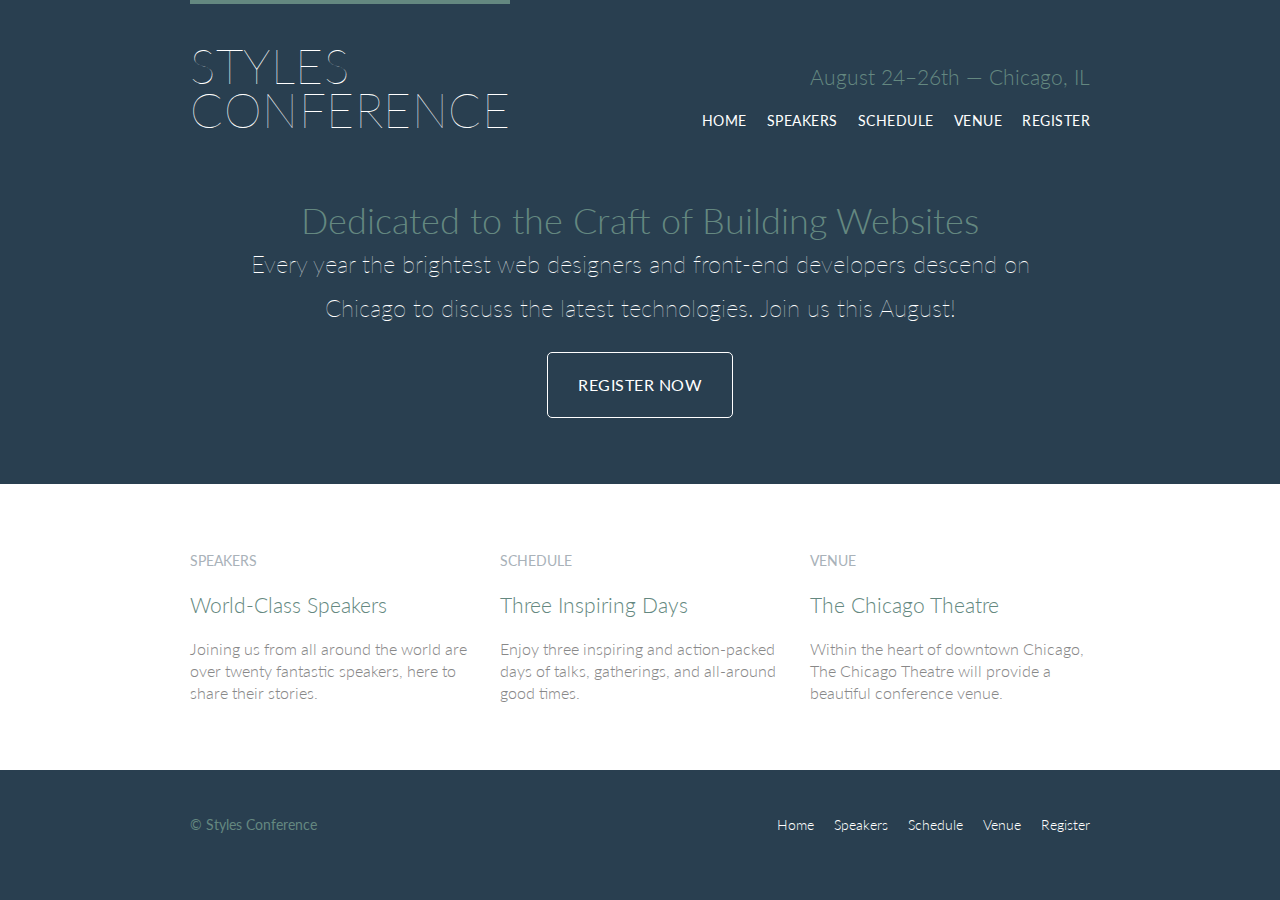
<file: creating-lists/index.html>
<!DOCTYPE html>
<html lang="en">

  <head>
    <meta charset="utf-8">
    <title>Styles Conference</title>
    <link rel="stylesheet" href="assets/stylesheets/main.css">
    <link rel="stylesheet" href="http://fonts.googleapis.com/css?family=Lato:100,300,400">
  </head>

  <body>

    <!-- Header -->

    <header class="primary-header container group">

      <h1 class="logo">
        <a href="index.html">Styles <br> Conference</a>
      </h1>

      <h3 class="tagline">August 24&ndash;26th &mdash; Chicago, IL</h3>

      <nav class="nav primary-nav">
        <ul>
          <li><a href="index.html">Home</a></li><!--
          --><li><a href="speakers.html">Speakers</a></li><!--
          --><li><a href="schedule.html">Schedule</a></li><!--
          --><li><a href="venue.html">Venue</a></li><!--
          --><li><a href="register.html">Register</a></li>
        </ul>
      </nav>

    </header>

    <!-- Hero -->

    <section class="hero container">

      <h2>Dedicated to the Craft of Building Websites</h2>

      <p>Every year the brightest web designers and front-end developers descend on Chicago to discuss the latest technologies. Join us this August!</p>

      <a class="btn btn-alt" href="register.html">Register Now</a>

    </section>

    <!-- Teasers -->

    <section class="row">
      <div class="grid">

        <!-- Speakers -->

        <section class="teaser col-1-3">
          <a href="speakers.html">
            <h5>Speakers</h5>
            <h3>World-Class Speakers</h3>
          </a>
          <p>Joining us from all around the world are over twenty fantastic speakers, here to share their stories.</p>
        </section><!--

        Schedule

        --><section class="teaser col-1-3">
          <a href="schedule.html">
            <h5>Schedule</h5>
            <h3>Three Inspiring Days</h3>
          </a>
          <p>Enjoy three inspiring and action-packed days of talks, gatherings, and all-around good times.</p>
        </section><!--

        Venue

        --><section class="teaser col-1-3">
          <a href="venue.html">
            <h5>Venue</h5>
            <h3>The Chicago Theatre</h3>
          </a>
          <p>Within the heart of downtown Chicago, The Chicago Theatre will provide a beautiful conference venue.</p>
        </section>

      </div>
    </section>

    <!-- Footer -->

    <footer class="primary-footer container group">

      <small>&copy; Styles Conference</small>

      <nav class="nav">
        <ul>
          <li><a href="index.html">Home</a></li><!--
          --><li><a href="speakers.html">Speakers</a></li><!--
          --><li><a href="schedule.html">Schedule</a></li><!--
          --><li><a href="venue.html">Venue</a></li><!--
          --><li><a href="register.html">Register</a></li>
        </ul>
      </nav>

    </footer>

  </body>
</html>
</file>
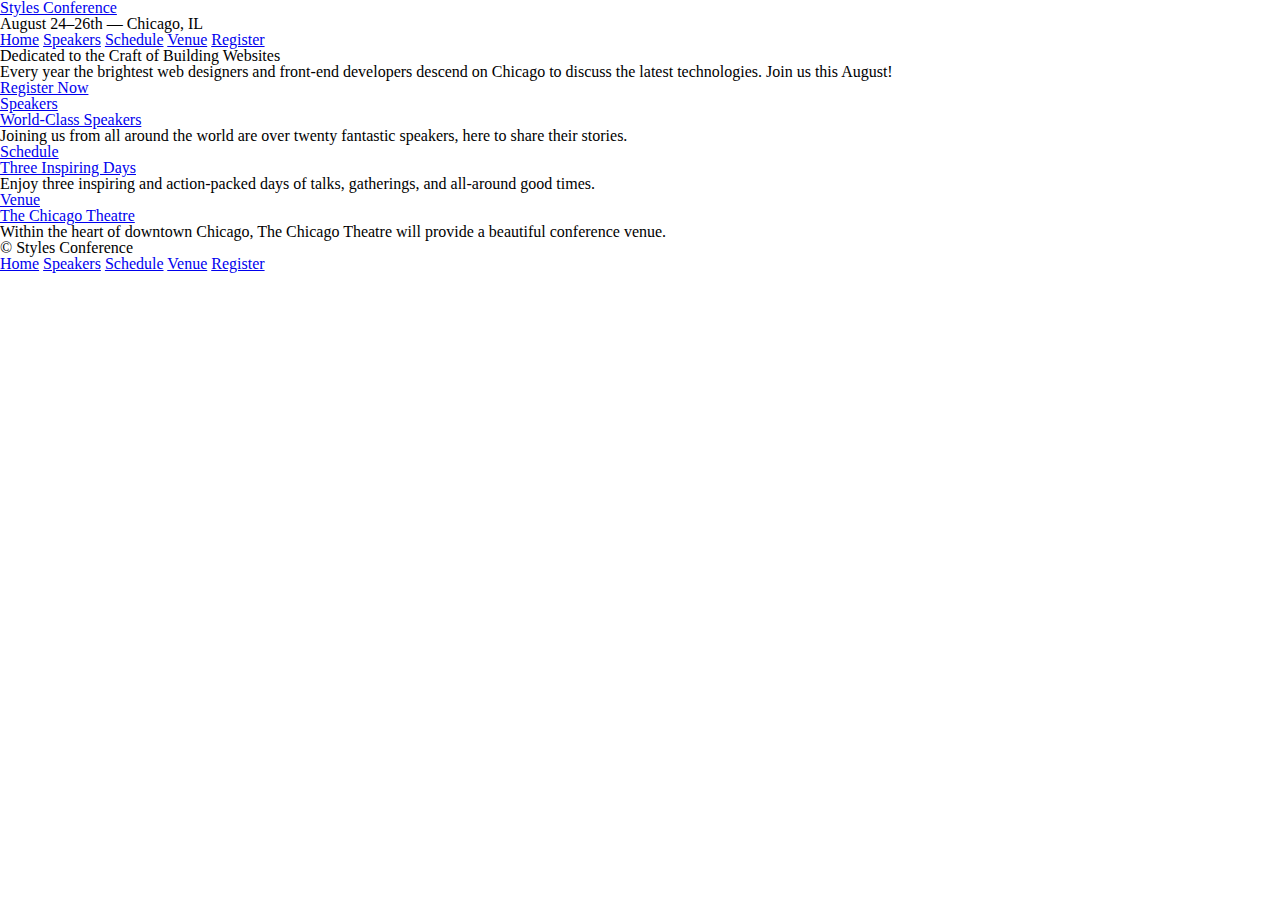
<file: getting-to-know-html/index.html>
<!DOCTYPE html>
<html lang="en">

  <head>
    <meta charset="utf-8">
    <title>Styles Conference</title>
    <link rel="stylesheet" href="assets/stylesheets/main.css">
  </head>

  <body>

    <!-- Header -->

    <header>

      <h1>
        <a href="index.html">Styles Conference</a>
      </h1>

      <h3>August 24&ndash;26th &mdash; Chicago, IL</h3>

      <nav>
        <a href="index.html">Home</a>
        <a href="speakers.html">Speakers</a>
        <a href="schedule.html">Schedule</a>
        <a href="venue.html">Venue</a>
        <a href="register.html">Register</a>
      </nav>

    </header>

    <!-- Hero -->

    <section>

      <h2>Dedicated to the Craft of Building Websites</h2>

      <p>Every year the brightest web designers and front-end developers descend on Chicago to discuss the latest technologies. Join us this August!</p>

      <a href="register.html">Register Now</a>

    </section>

    <!-- Teasers -->

    <section>

      <section>
        <a href="speakers.html">
          <h5>Speakers</h5>
          <h3>World-Class Speakers</h3>
        </a>
        <p>Joining us from all around the world are over twenty fantastic speakers, here to share their stories.</p>
      </section>

      <section>
        <a href="schedule.html">
          <h5>Schedule</h5>
          <h3>Three Inspiring Days</h3>
        </a>
        <p>Enjoy three inspiring and action-packed days of talks, gatherings, and all-around good times.</p>
      </section>

      <section>
        <a href="venue.html">
          <h5>Venue</h5>
          <h3>The Chicago Theatre</h3>
        </a>
        <p>Within the heart of downtown Chicago, The Chicago Theatre will provide a beautiful conference venue.</p>
      </section>

    </section>

    <!-- Footer -->

    <footer>

      <small>&copy; Styles Conference</small>

      <nav>
        <a href="index.html">Home</a>
        <a href="speakers.html">Speakers</a>
        <a href="schedule.html">Schedule</a>
        <a href="venue.html">Venue</a>
        <a href="register.html">Register</a>
      </nav>

    </footer>

  </body>
</html>
</file>
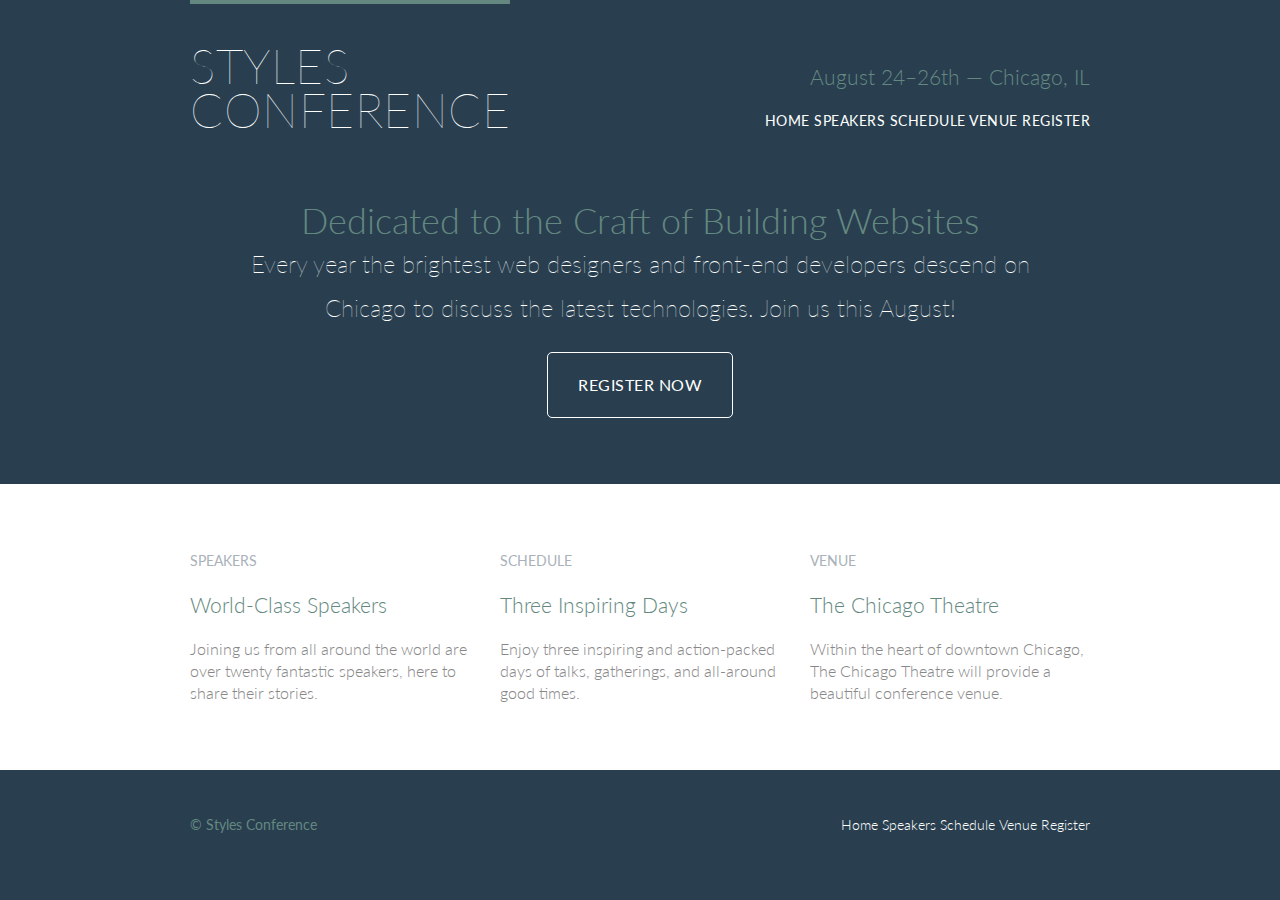
<file: setting-backgrounds-and-gradients/index.html>
<!DOCTYPE html>
<html lang="en">

  <head>
    <meta charset="utf-8">
    <title>Styles Conference</title>
    <link rel="stylesheet" href="assets/stylesheets/main.css">
    <link rel="stylesheet" href="http://fonts.googleapis.com/css?family=Lato:100,300,400">
  </head>

  <body>

    <!-- Header -->

    <header class="primary-header container group">

      <h1 class="logo">
        <a href="index.html">Styles <br> Conference</a>
      </h1>

      <h3 class="tagline">August 24&ndash;26th &mdash; Chicago, IL</h3>

      <nav class="nav primary-nav">
        <a href="index.html">Home</a>
        <a href="speakers.html">Speakers</a>
        <a href="schedule.html">Schedule</a>
        <a href="venue.html">Venue</a>
        <a href="register.html">Register</a>
      </nav>

    </header>

    <!-- Hero -->

    <section class="hero container">

      <h2>Dedicated to the Craft of Building Websites</h2>

      <p>Every year the brightest web designers and front-end developers descend on Chicago to discuss the latest technologies. Join us this August!</p>

      <a class="btn btn-alt" href="register.html">Register Now</a>

    </section>

    <!-- Teasers -->

    <section class="row">
      <div class="grid">

        <!-- Speakers -->

        <section class="teaser col-1-3">
          <a href="speakers.html">
            <h5>Speakers</h5>
            <h3>World-Class Speakers</h3>
          </a>
          <p>Joining us from all around the world are over twenty fantastic speakers, here to share their stories.</p>
        </section><!--

        Schedule

        --><section class="teaser col-1-3">
          <a href="schedule.html">
            <h5>Schedule</h5>
            <h3>Three Inspiring Days</h3>
          </a>
          <p>Enjoy three inspiring and action-packed days of talks, gatherings, and all-around good times.</p>
        </section><!--

        Venue

        --><section class="teaser col-1-3">
          <a href="venue.html">
            <h5>Venue</h5>
            <h3>The Chicago Theatre</h3>
          </a>
          <p>Within the heart of downtown Chicago, The Chicago Theatre will provide a beautiful conference venue.</p>
        </section>

      </div>
    </section>

    <!-- Footer -->

    <footer class="primary-footer container group">

      <small>&copy; Styles Conference</small>

      <nav class="nav">
        <a href="index.html">Home</a>
        <a href="speakers.html">Speakers</a>
        <a href="schedule.html">Schedule</a>
        <a href="venue.html">Venue</a>
        <a href="register.html">Register</a>
      </nav>

    </footer>

  </body>
</html>
</file>
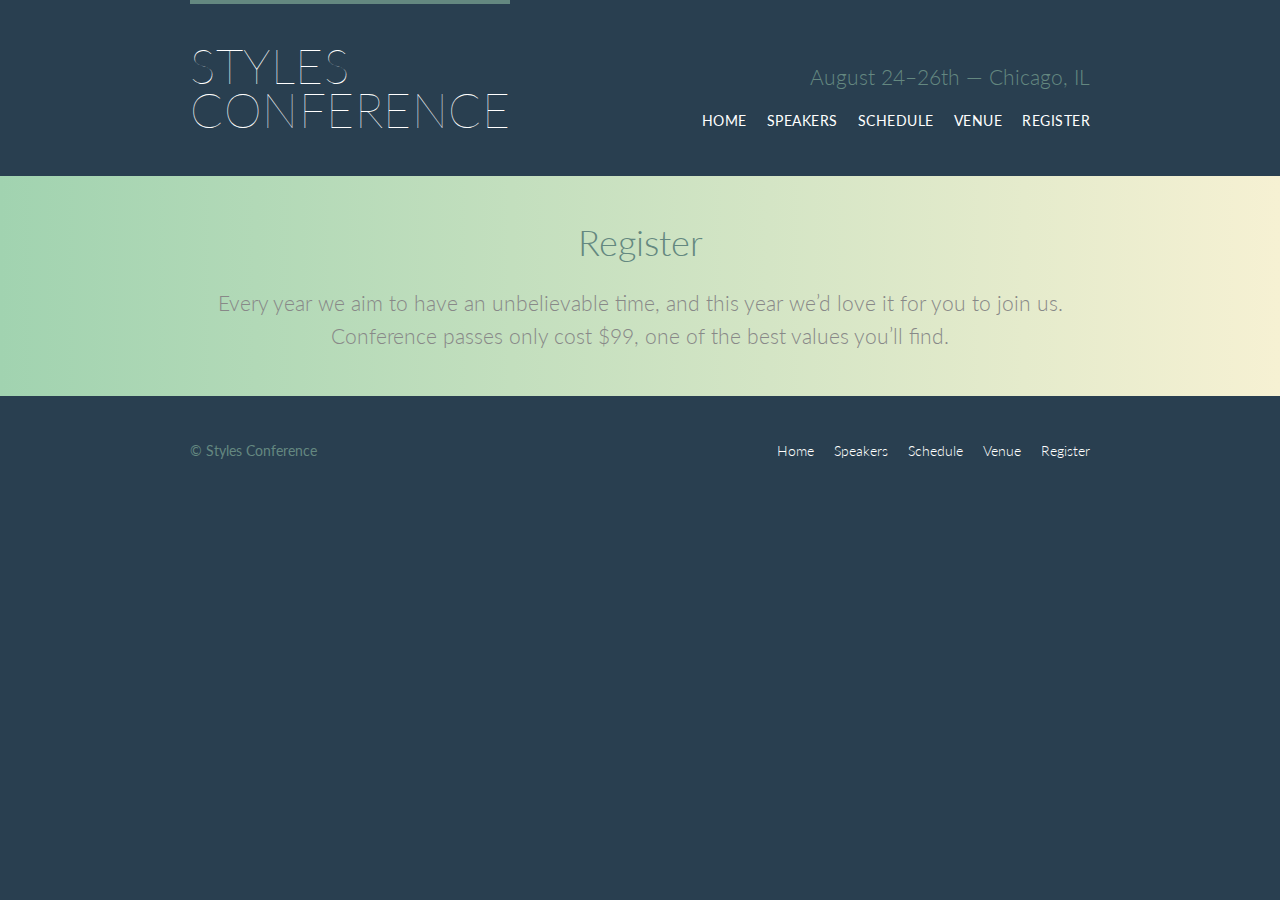
<file: adding-media/register.html>
<!DOCTYPE html>
<html lang="en">

  <head>
    <meta charset="utf-8">
    <title>Register - Styles Conference</title>
    <link rel="stylesheet" href="assets/stylesheets/main.css">
    <link rel="stylesheet" href="http://fonts.googleapis.com/css?family=Lato:100,300,400">
  </head>

  <body>

    <!-- Header -->

    <header class="primary-header container group">

      <h1 class="logo">
        <a href="index.html">Styles <br> Conference</a>
      </h1>

      <h3 class="tagline">August 24&ndash;26th &mdash; Chicago, IL</h3>

      <nav class="nav primary-nav">
        <ul>
          <li><a href="index.html">Home</a></li><!--
          --><li><a href="speakers.html">Speakers</a></li><!--
          --><li><a href="schedule.html">Schedule</a></li><!--
          --><li><a href="venue.html">Venue</a></li><!--
          --><li><a href="register.html">Register</a></li>
        </ul>
      </nav>

    </header>

    <!-- Lead -->

    <section class="row-alt">
      <div class="lead container">

        <h1>Register</h1>

        <p>Every year we aim to have an unbelievable time, and this year we&#8217;d love it for you to join us. Conference passes only cost $99, one of the best values you&#8217;ll find.</p>

      </div>
    </section>

    <!-- Footer -->

    <footer class="primary-footer container group">

      <small>&copy; Styles Conference</small>

      <nav class="nav">
        <ul>
          <li><a href="index.html">Home</a></li><!--
          --><li><a href="speakers.html">Speakers</a></li><!--
          --><li><a href="schedule.html">Schedule</a></li><!--
          --><li><a href="venue.html">Venue</a></li><!--
          --><li><a href="register.html">Register</a></li>
        </ul>
      </nav>

    </footer>

  </body>
</html>
</file>
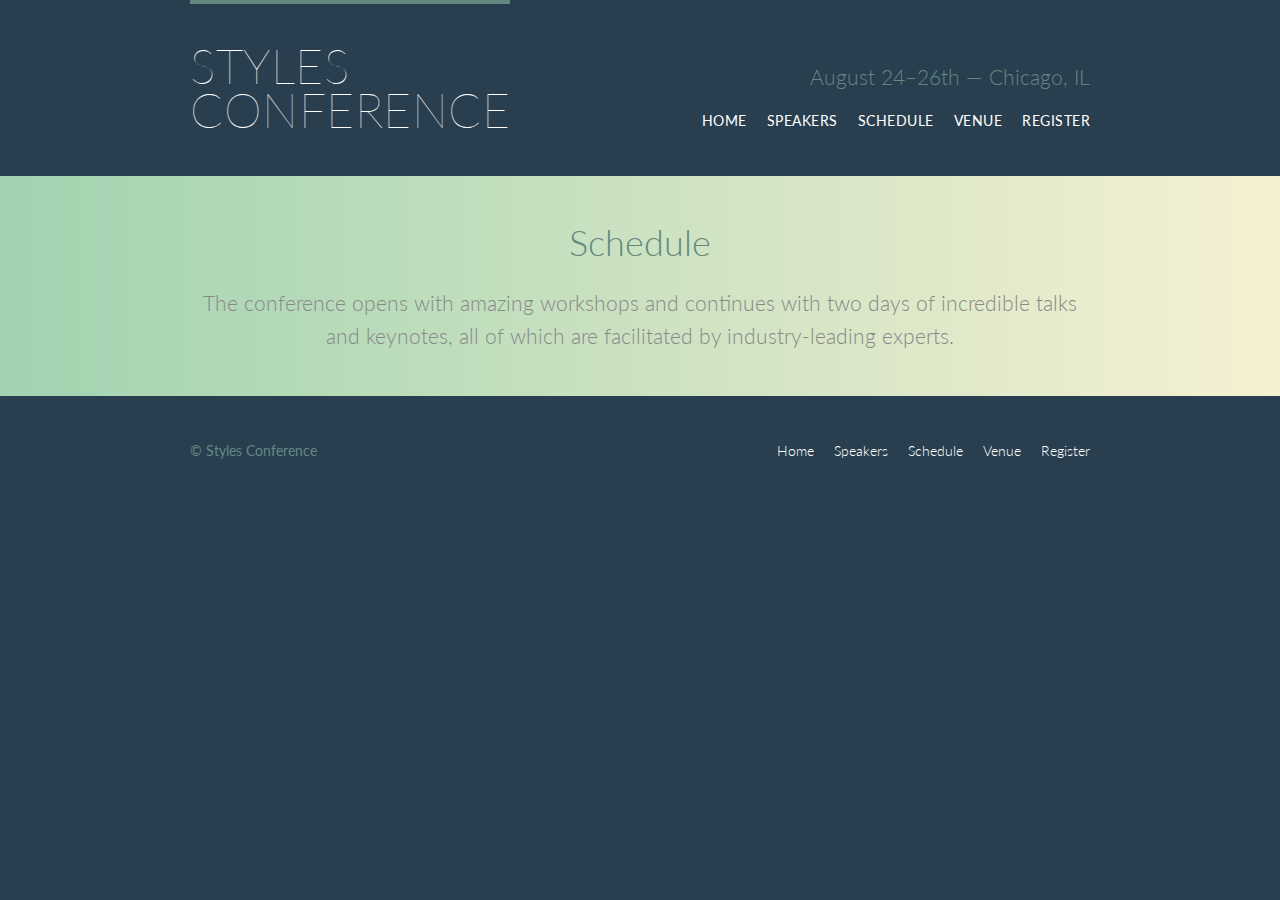
<file: adding-media/schedule.html>
<!DOCTYPE html>
<html lang="en">

  <head>
    <meta charset="utf-8">
    <title>Schedule - Styles Conference</title>
    <link rel="stylesheet" href="assets/stylesheets/main.css">
    <link rel="stylesheet" href="http://fonts.googleapis.com/css?family=Lato:100,300,400">
  </head>

  <body>

    <!-- Header -->

    <header class="primary-header container group">

      <h1 class="logo">
        <a href="index.html">Styles <br> Conference</a>
      </h1>

      <h3 class="tagline">August 24&ndash;26th &mdash; Chicago, IL</h3>

      <nav class="nav primary-nav">
        <ul>
          <li><a href="index.html">Home</a></li><!--
          --><li><a href="speakers.html">Speakers</a></li><!--
          --><li><a href="schedule.html">Schedule</a></li><!--
          --><li><a href="venue.html">Venue</a></li><!--
          --><li><a href="register.html">Register</a></li>
        </ul>
      </nav>

    </header>

    <!-- Lead -->

    <section class="row-alt">
      <div class="lead container">

        <h1>Schedule</h1>

        <p>The conference opens with amazing workshops and continues with two days of incredible talks and keynotes, all of which are facilitated by industry-leading experts.</p>

      </div>
    </section>

    <!-- Footer -->

    <footer class="primary-footer container group">

      <small>&copy; Styles Conference</small>

      <nav class="nav">
        <ul>
          <li><a href="index.html">Home</a></li><!--
          --><li><a href="speakers.html">Speakers</a></li><!--
          --><li><a href="schedule.html">Schedule</a></li><!--
          --><li><a href="venue.html">Venue</a></li><!--
          --><li><a href="register.html">Register</a></li>
        </ul>
      </nav>

    </footer>

  </body>
</html>
</file>
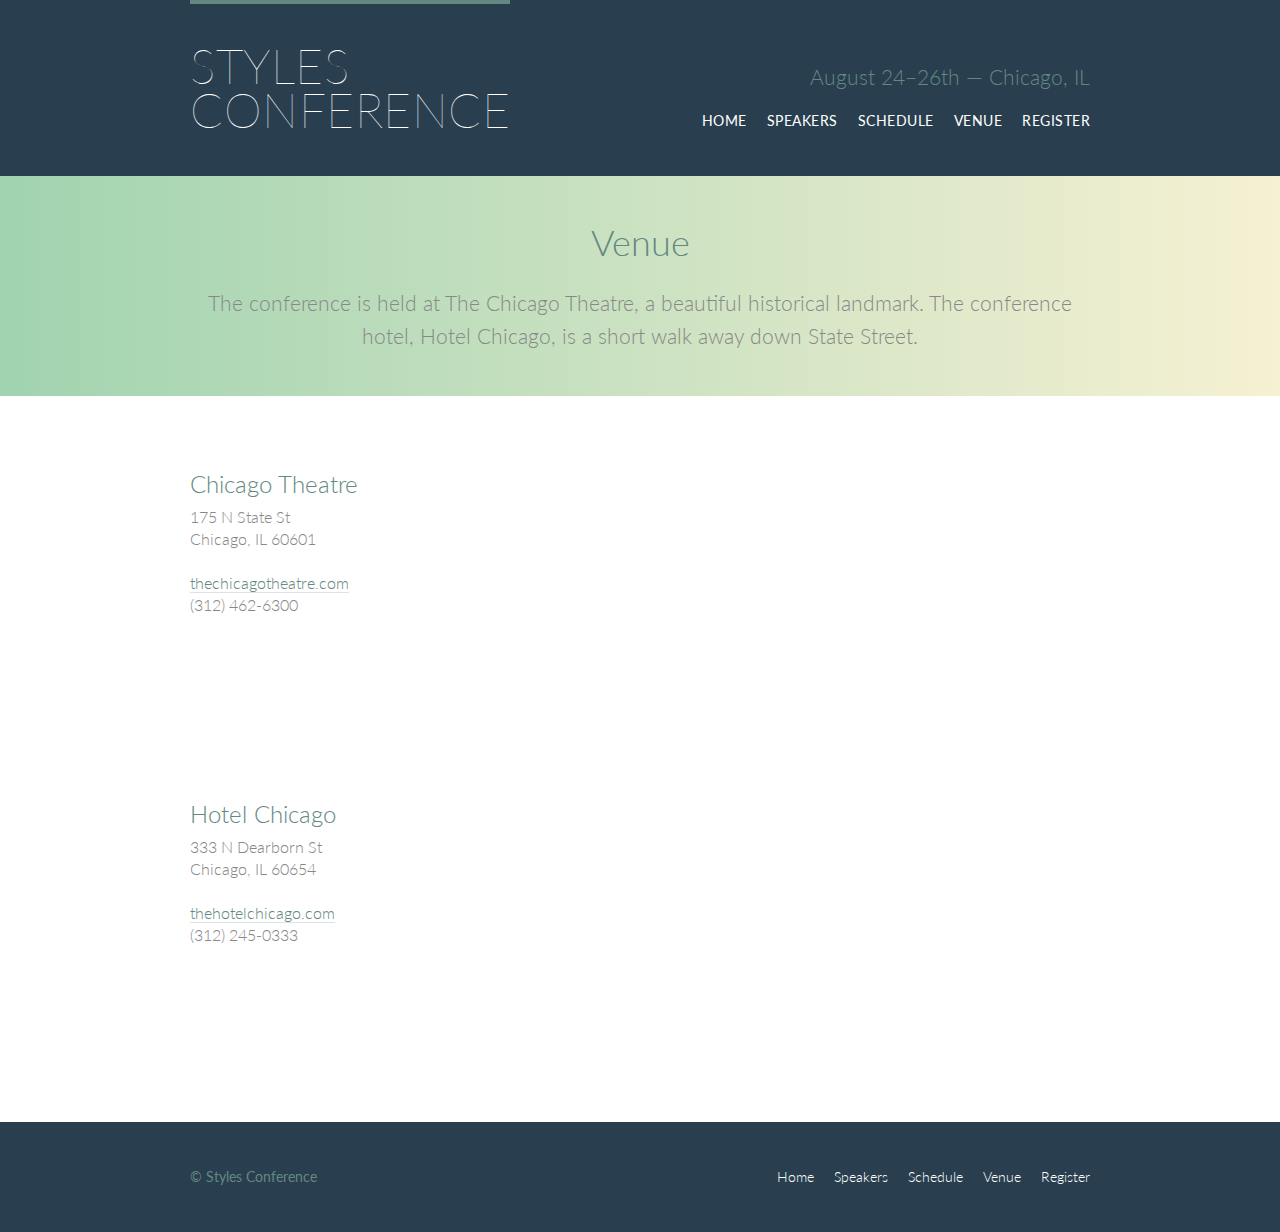
<file: adding-media/venue.html>
<!DOCTYPE html>
<html lang="en">

  <head>
    <meta charset="utf-8">
    <title>Venue - Styles Conference</title>
    <link rel="stylesheet" href="assets/stylesheets/main.css">
    <link rel="stylesheet" href="http://fonts.googleapis.com/css?family=Lato:100,300,400">
  </head>

  <body>

    <!-- Header -->

    <header class="primary-header container group">

      <h1 class="logo">
        <a href="index.html">Styles <br> Conference</a>
      </h1>

      <h3 class="tagline">August 24&ndash;26th &mdash; Chicago, IL</h3>

      <nav class="nav primary-nav">
        <ul>
          <li><a href="index.html">Home</a></li><!--
          --><li><a href="speakers.html">Speakers</a></li><!--
          --><li><a href="schedule.html">Schedule</a></li><!--
          --><li><a href="venue.html">Venue</a></li><!--
          --><li><a href="register.html">Register</a></li>
        </ul>
      </nav>

    </header>

    <!-- Lead -->

    <section class="row-alt">
      <div class="lead container">

        <h1>Venue</h1>

        <p>The conference is held at The Chicago Theatre, a beautiful historical landmark. The conference hotel, Hotel Chicago, is a short walk away down State Street.</p>

      </div>
    </section>

    <!-- Main content -->

    <section class="row">
      <div class="grid">

        <!-- Chicago Theatre -->

        <section class="venue-theatre">

          <div class="col-1-3">
            <h2>Chicago Theatre</h2>
            <p>175 N State St <br> Chicago, IL 60601</p>
            <p><a href="http://www.thechicagotheatre.com/">thechicagotheatre.com</a> <br> (312) 462-6300</p>
          </div><!--

          --><iframe class="venue-map col-2-3" src="https://www.google.com/maps/embed?pb=!1m5!3m3!1m2!1s0x880e2ca55810a493%3A0x4700ddf60fcbfad6!2schicago+theatre!5e0!3m2!1sen!2sus!4v1388701393606"></iframe>

        </section>

        <!-- Hotel Chicago -->

        <section class="venue-hotel">

          <div class="col-1-3">
            <h2>Hotel Chicago</h2>
            <p>333 N Dearborn St <br> Chicago, IL 60654</p>
            <p><a href="http://thehotelchicago.com/">thehotelchicago.com</a> <br> (312) 245-0333</p>
          </div><!--

          --><iframe class="venue-map col-2-3" src="https://www.google.com/maps/embed?pb=!1m5!3m3!1m2!1s0x880e2cb1da049173%3A0xa5c91d255a775f0b!2sHotel+Sax+Chicago%2C+North+Dearborn+Street%2C+Chicago%2C+IL!5e0!3m2!1sen!2sus!4v1388702493978"></iframe>

        </section>

      </div>
    </section>

    <!-- Footer -->

    <footer class="primary-footer container group">

      <small>&copy; Styles Conference</small>

      <nav class="nav">
        <ul>
          <li><a href="index.html">Home</a></li><!--
          --><li><a href="speakers.html">Speakers</a></li><!--
          --><li><a href="schedule.html">Schedule</a></li><!--
          --><li><a href="venue.html">Venue</a></li><!--
          --><li><a href="register.html">Register</a></li>
        </ul>
      </nav>

    </footer>

  </body>
</html>
</file>
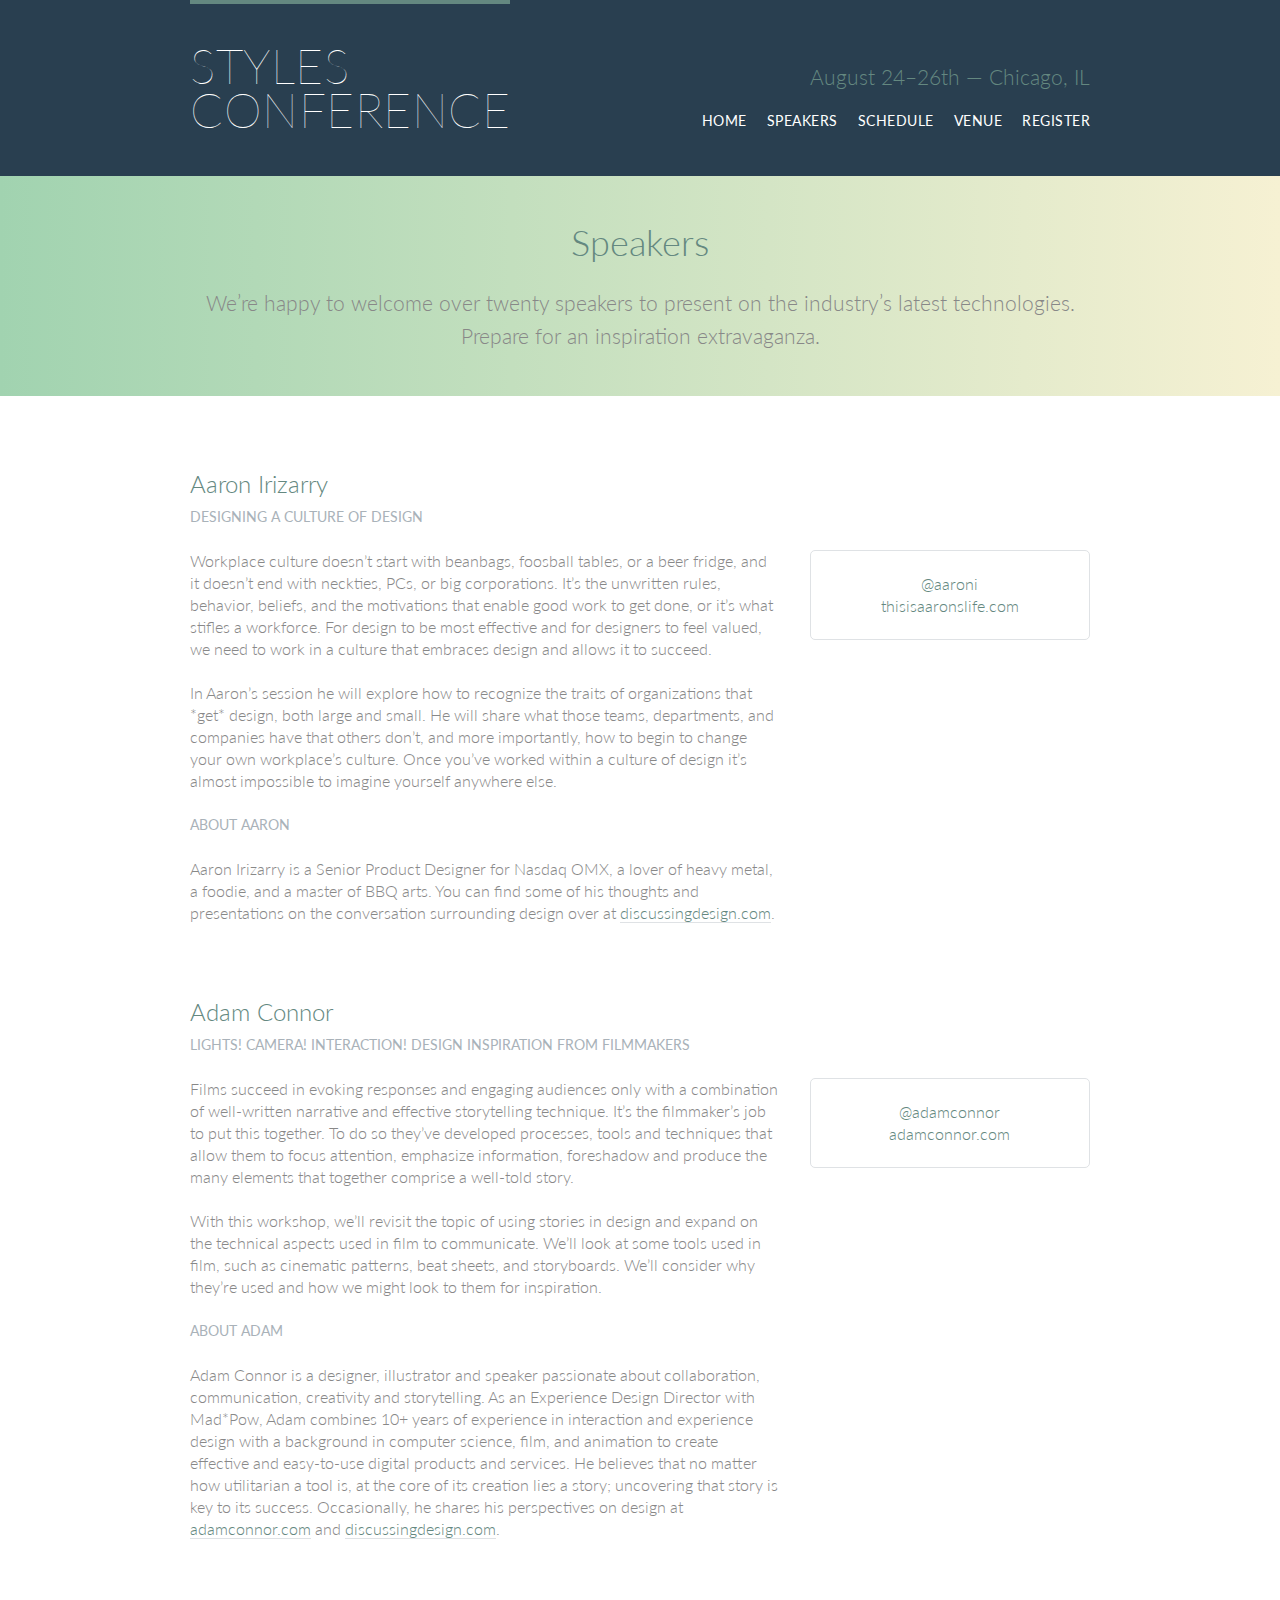
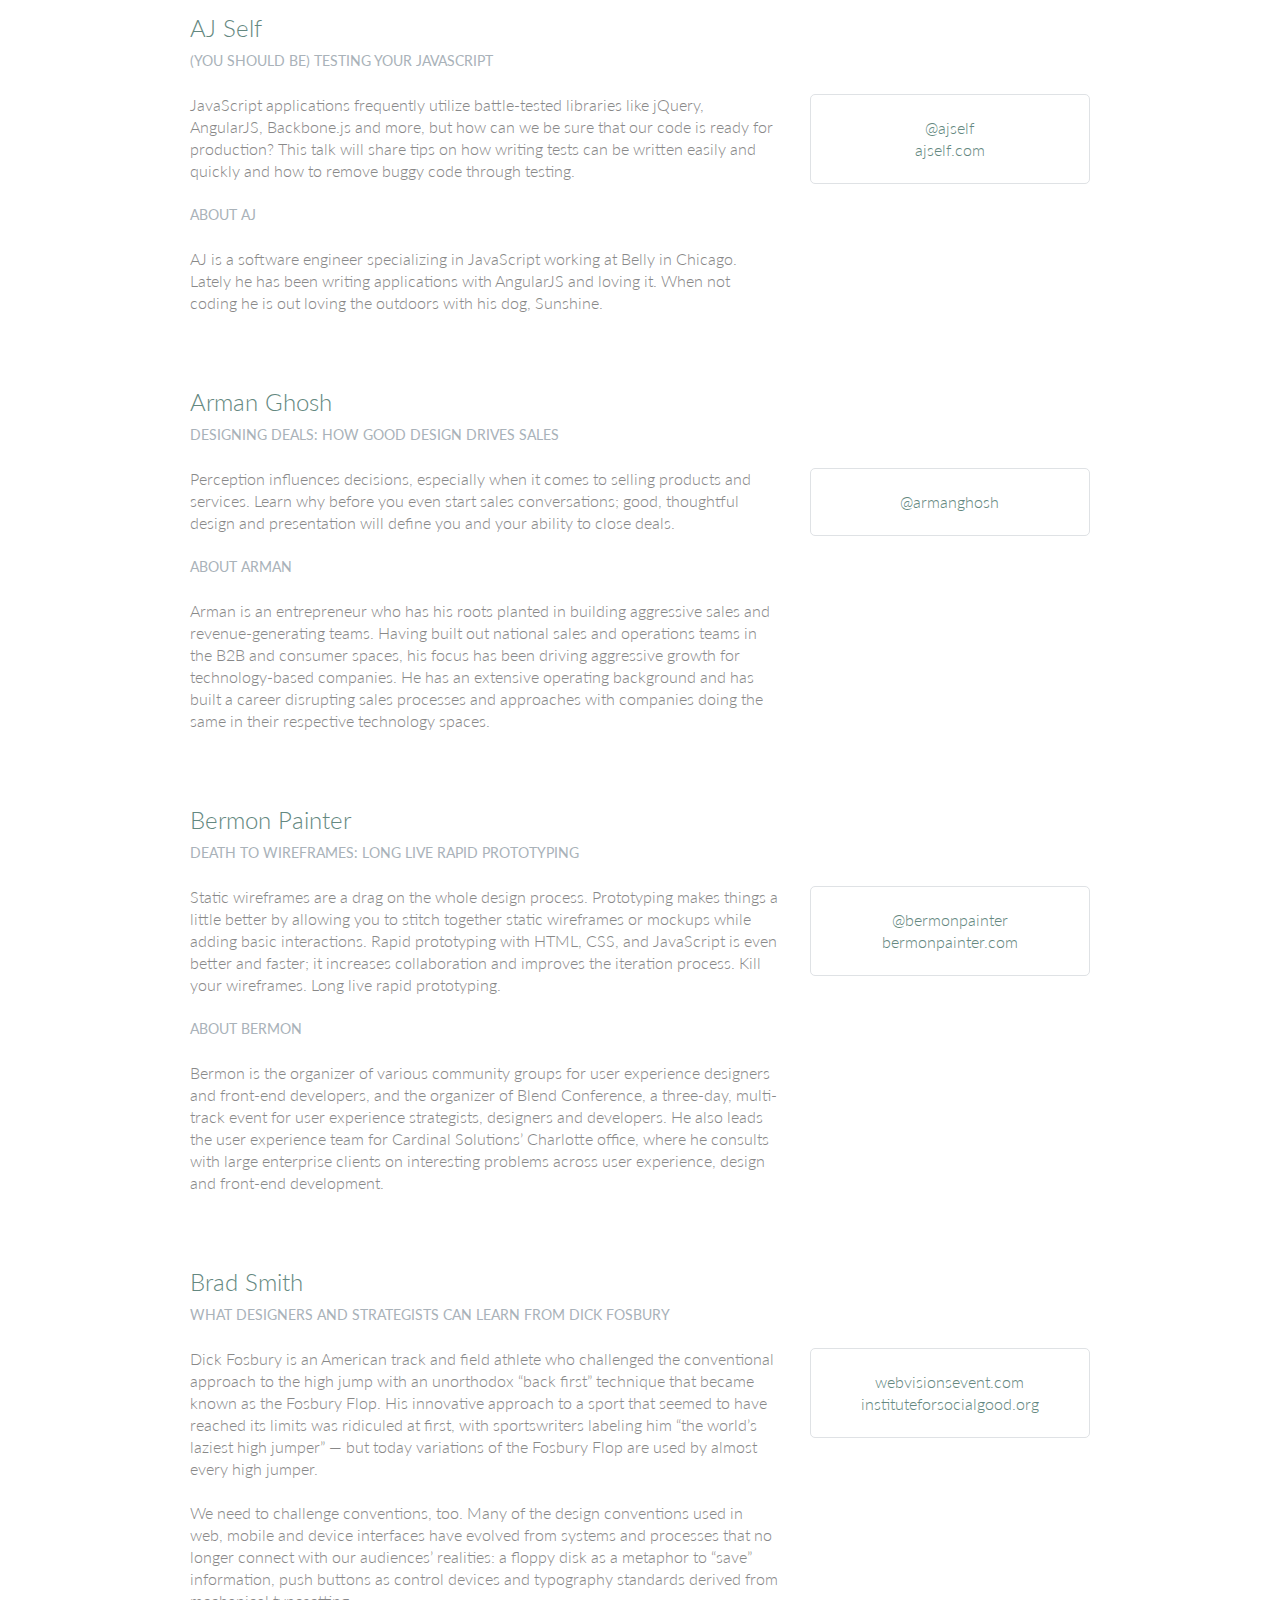
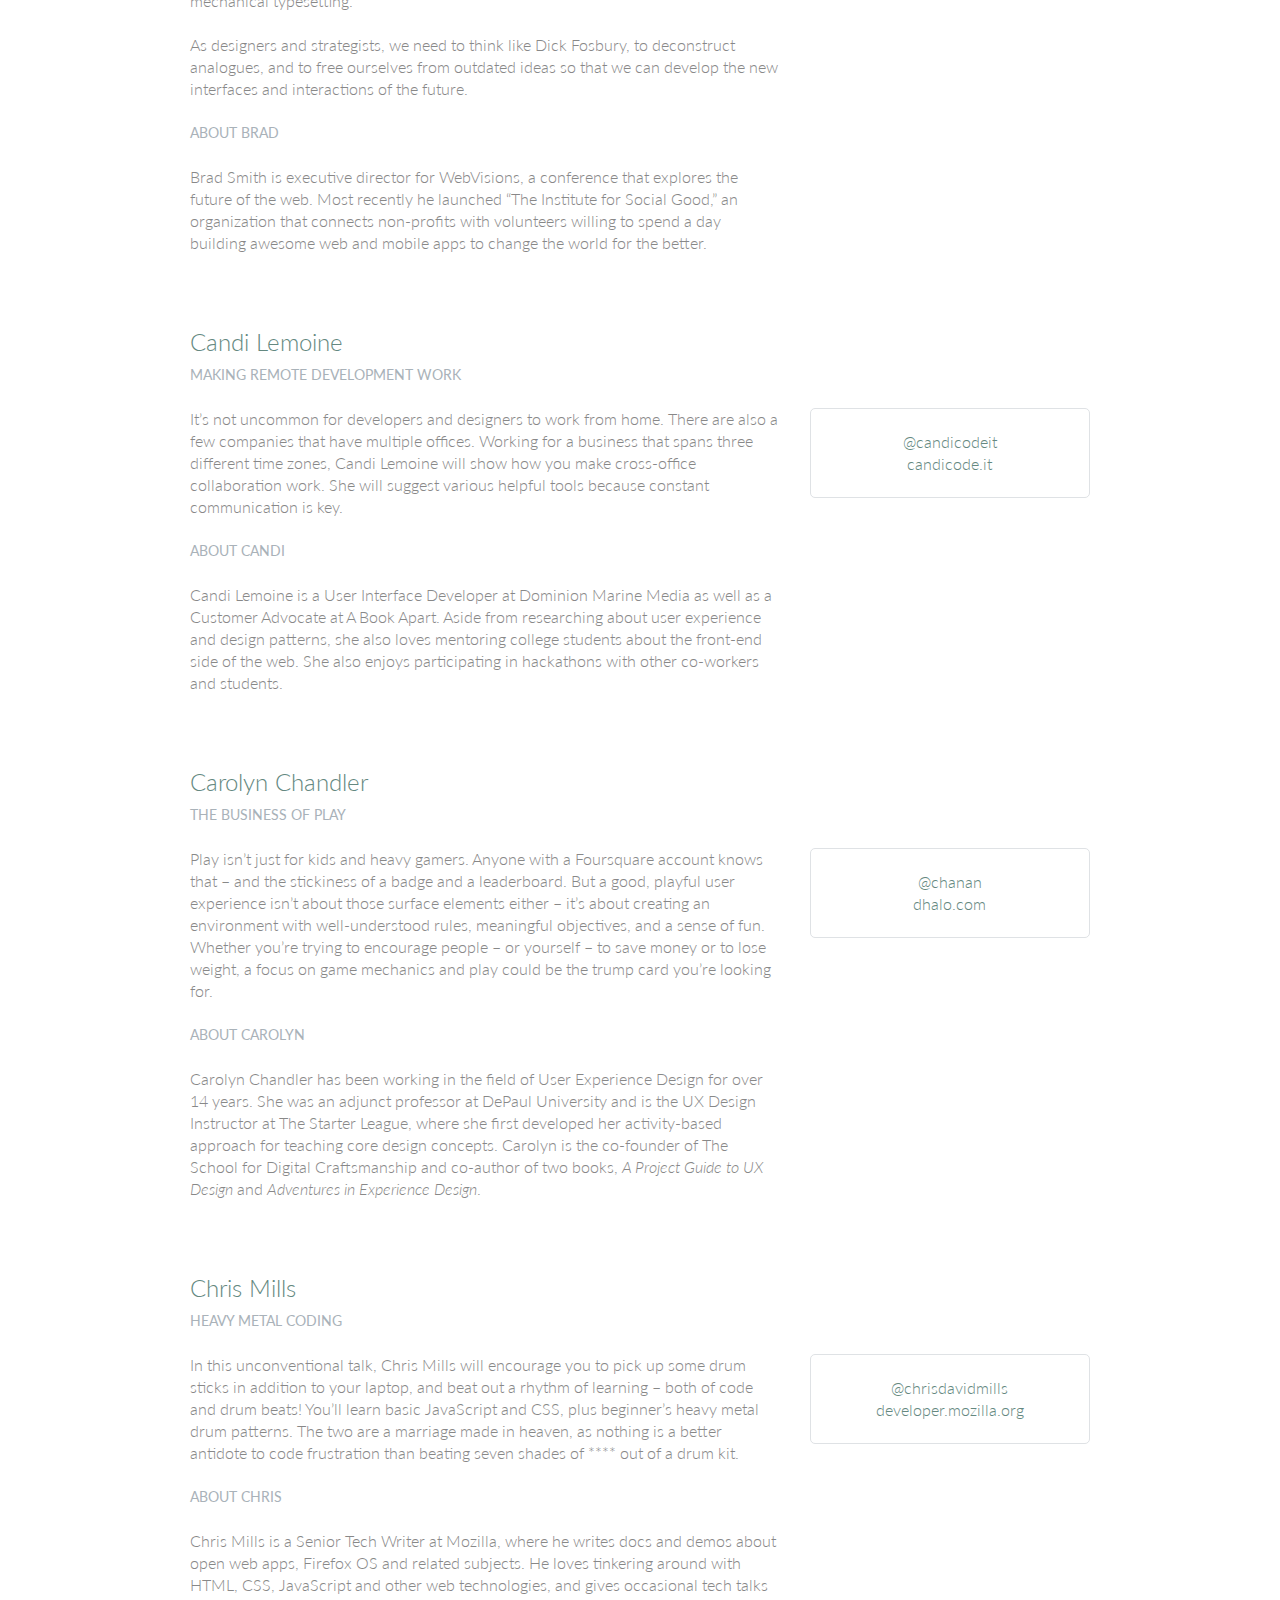
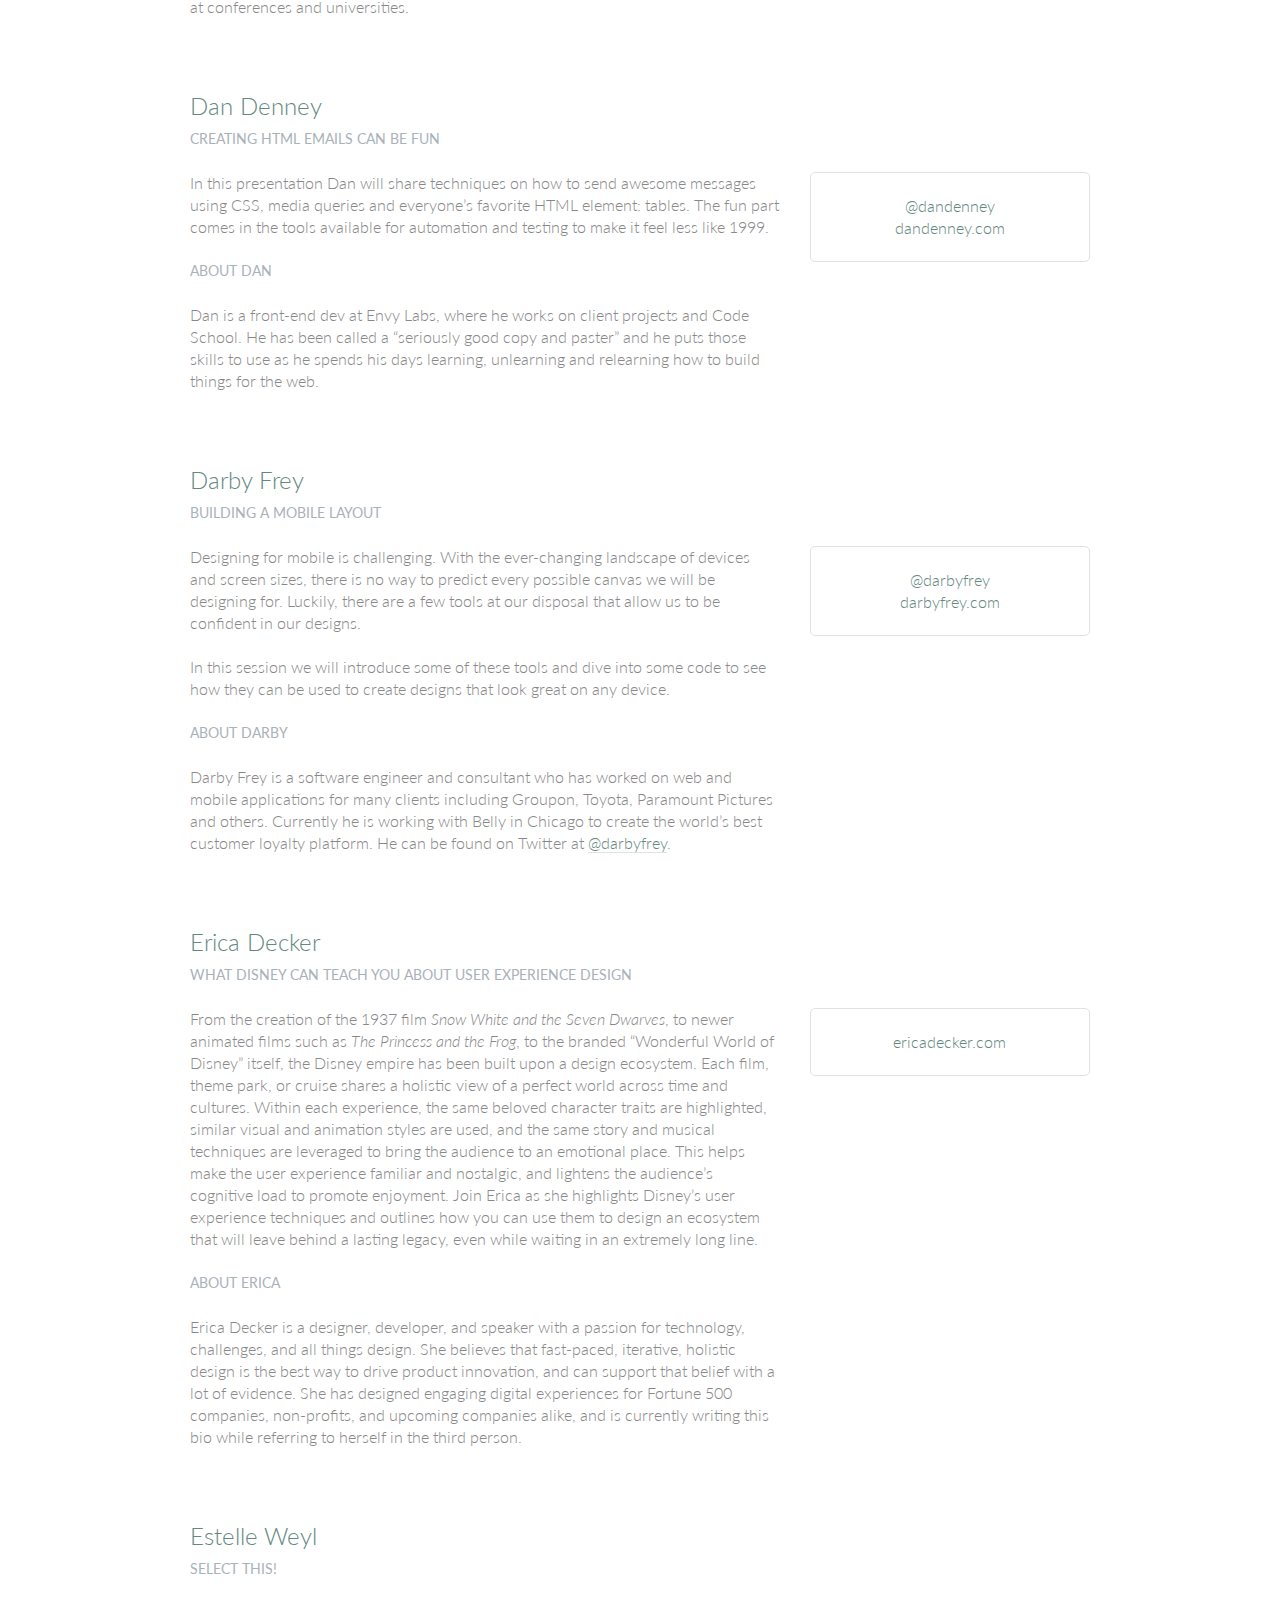
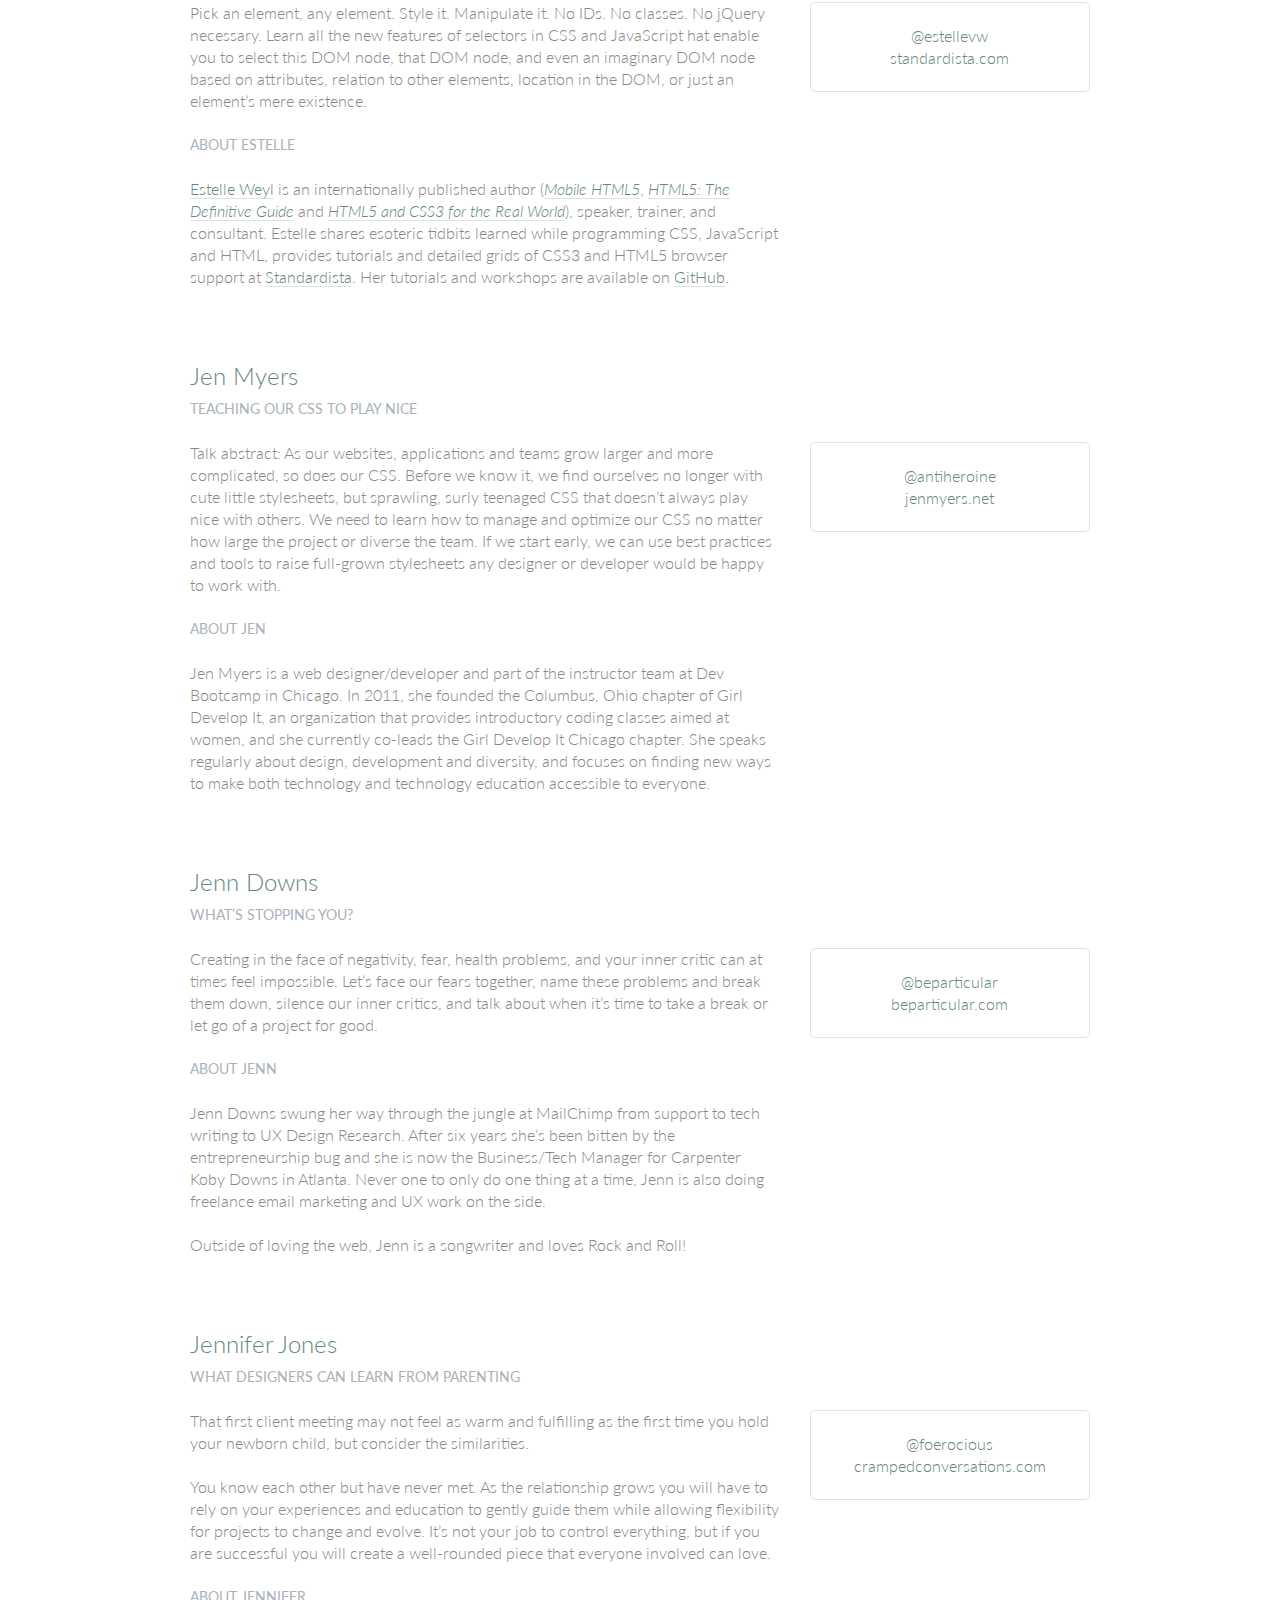
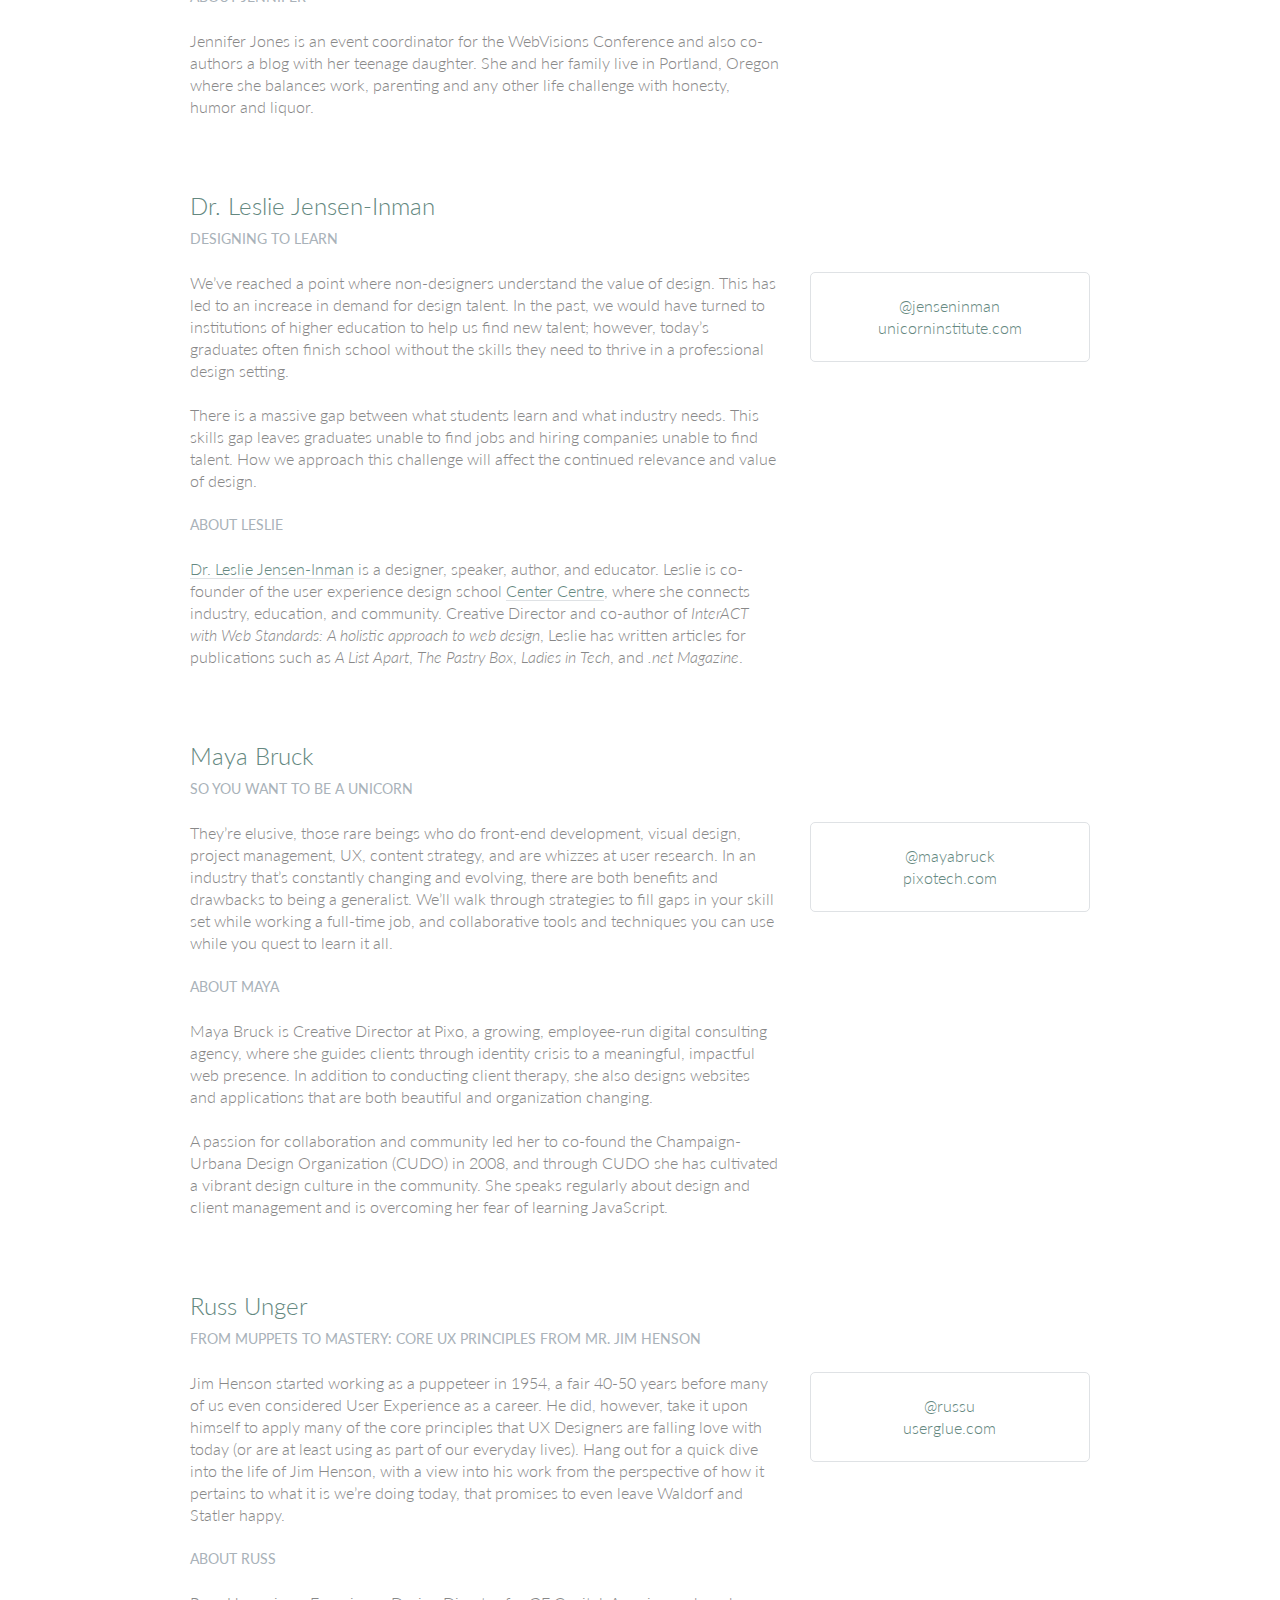
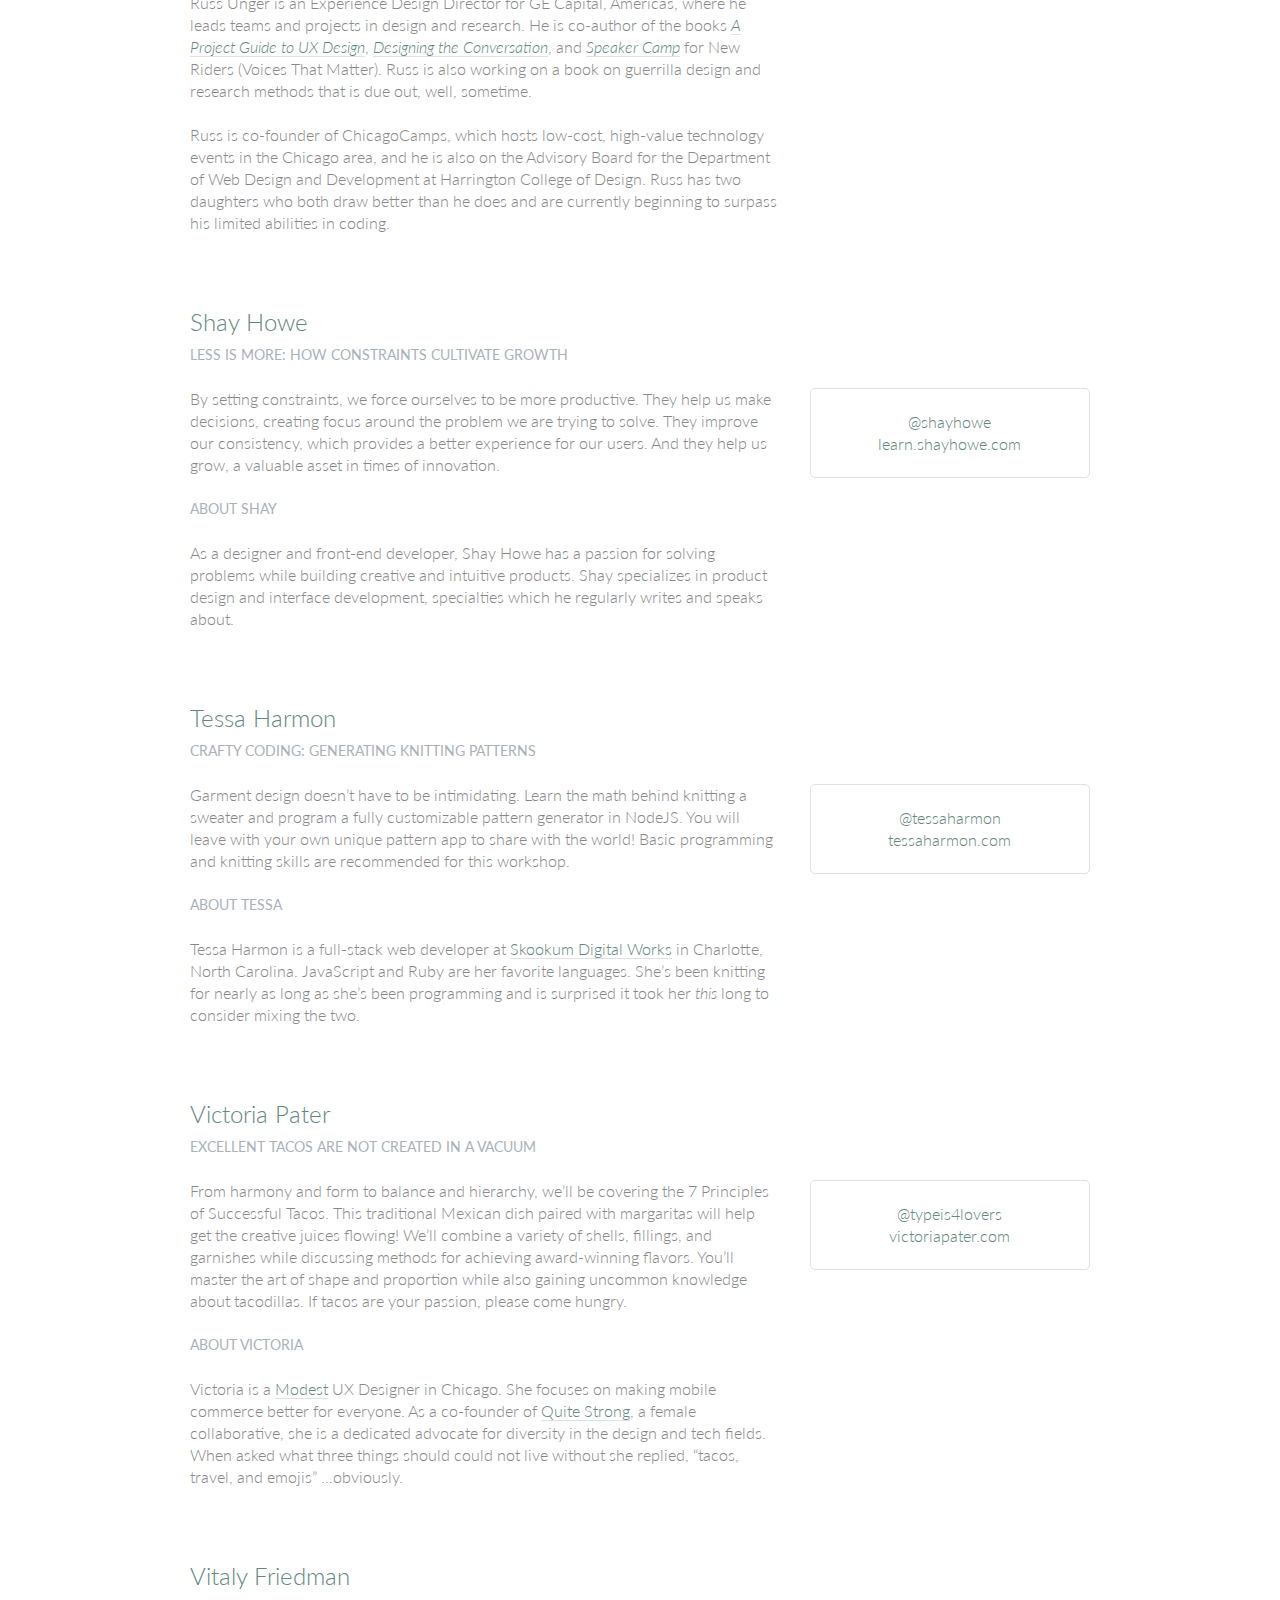
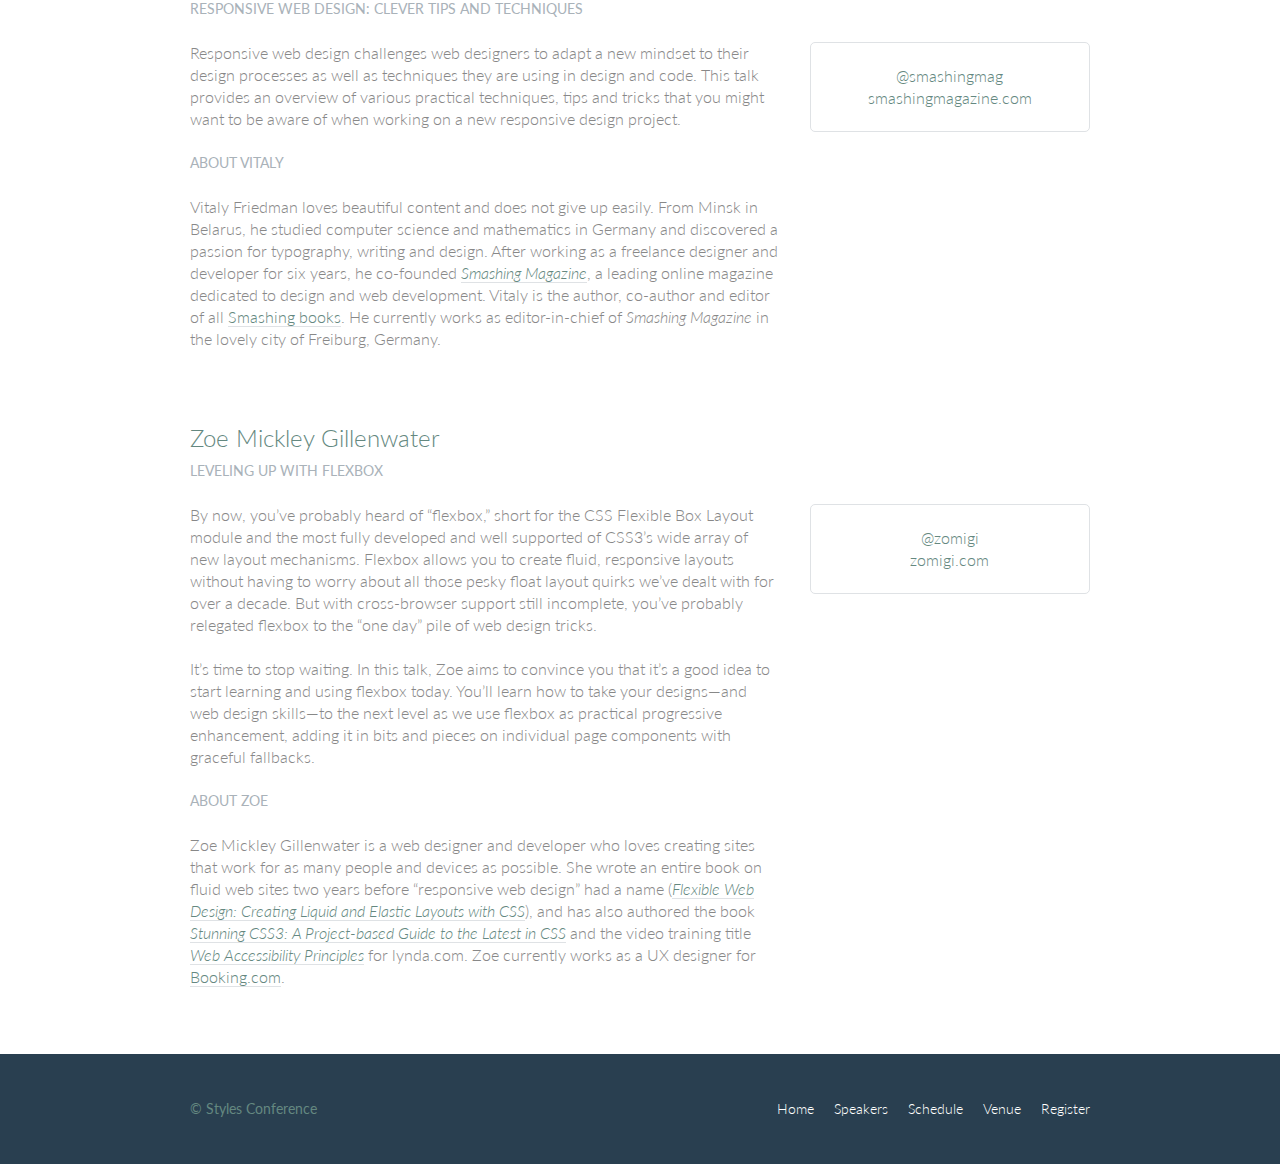
<file: creating-lists/speakers.html>
<!DOCTYPE html>
<html lang="en">

  <head>
    <meta charset="utf-8">
    <title>Speakers - Styles Conference</title>
    <link rel="stylesheet" href="assets/stylesheets/main.css">
    <link rel="stylesheet" href="http://fonts.googleapis.com/css?family=Lato:100,300,400">
  </head>

  <body>

    <!-- Header -->

    <header class="primary-header container group">

      <h1 class="logo">
        <a href="index.html">Styles <br> Conference</a>
      </h1>

      <h3 class="tagline">August 24&ndash;26th &mdash; Chicago, IL</h3>

      <nav class="nav primary-nav">
        <ul>
          <li><a href="index.html">Home</a></li><!--
          --><li><a href="speakers.html">Speakers</a></li><!--
          --><li><a href="schedule.html">Schedule</a></li><!--
          --><li><a href="venue.html">Venue</a></li><!--
          --><li><a href="register.html">Register</a></li>
        </ul>
      </nav>

    </header>

    <!-- Lead -->

    <section class="row-alt">
      <div class="lead container">

        <h1>Speakers</h1>

        <p>We&#8217;re happy to welcome over twenty speakers to present on the industry&#8217;s latest technologies. Prepare for an inspiration extravaganza.</p>

      </div>
    </section>

    <!-- Main content -->

    <section class="row">
      <div class="grid">

        <!-- Aaron Irizarry -->

        <section class="speaker" id="aaron-irizarry">

          <div class="col-2-3">

            <h2>Aaron Irizarry</h2>
            <h5>Designing a Culture of Design</h5>

            <p>Workplace culture doesn&#8217;t start with beanbags, foosball tables, or a beer fridge, and it doesn&#8217;t end with neckties, PCs, or big corporations. It&#8217;s the unwritten rules, behavior, beliefs, and the motivations that enable good work to get done, or it&#8217;s what stifles a workforce. For design to be most effective and for designers to feel valued, we need to work in a culture that embraces design and allows it to succeed.</p>

            <p>In Aaron&#8217;s session he will explore how to recognize the traits of organizations that *get* design, both large and small. He will share what those teams, departments, and companies have that others don&#8217;t, and more importantly, how to begin to change your own workplace&#8217;s culture. Once you&#8217;ve worked within a culture of design it&#8217;s almost impossible to imagine yourself anywhere else.</p>

            <h5>About Aaron</h5>

            <p>Aaron Irizarry is a Senior Product Designer for Nasdaq OMX, a lover of heavy metal, a foodie, and a master of BBQ arts. You can find some of his thoughts and presentations on the conversation surrounding design over at <a href="http://www.discussingdesign.com/">discussingdesign.com</a>.</p>

          </div><!--

          --><aside class="col-1-3">
            <div class="speaker-info">

              <ul>
                <li><a href="https://twitter.com/aaroni">@aaroni</a></li>
                <li><a href="http://www.thisisaaronslife.com/">thisisaaronslife.com</a></li>
              </ul>

            </div>
          </aside>

        </section>

        <!-- Adam Connor -->

        <section class="speaker" id="adam-connor">

          <div class="col-2-3">

            <h2>Adam Connor</h2>
            <h5>Lights! Camera! Interaction! Design Inspiration from Filmmakers</h5>

            <p>Films succeed in evoking responses and engaging audiences only with a combination of well-written narrative and effective storytelling technique. It&#8217;s the filmmaker&#8217;s job to put this together. To do so they&#8217;ve developed processes, tools and techniques that allow them to focus attention, emphasize information, foreshadow and produce the many elements that together comprise a well-told story.</p>

            <p>With this workshop, we&#8217;ll revisit the topic of using stories in design and expand on the technical aspects used in film to communicate. We&#8217;ll look at some tools used in film, such as cinematic patterns, beat sheets, and storyboards. We&#8217;ll consider why they&#8217;re used and how we might look to them for inspiration.</p>

            <h5>About Adam</h5>

            <p>Adam Connor is a designer, illustrator and speaker passionate about collaboration, communication, creativity and storytelling. As an Experience Design Director with Mad*Pow, Adam combines 10+ years of experience in interaction and experience design with a background in computer science, film, and animation to create effective and easy-to-use digital products and services. He believes that no matter how utilitarian a tool is, at the core of its creation lies a story; uncovering that story is key to its success. Occasionally, he shares his perspectives on design at <a href="http://adamconnor.com/">adamconnor.com</a> and <a href="http://www.discussingdesign.com/">discussingdesign.com</a>.</p>

          </div><!--

          --><aside class="col-1-3">
            <div class="speaker-info">

              <ul>
                <li><a href="https://twitter.com/adamconnor">@adamconnor</a></li>
                <li><a href="http://adamconnor.com/">adamconnor.com</a></li>
              </ul>

            </div>
          </aside>

        </section>

        <!-- AJ Self -->

        <section class="speaker" id="aj-self">

          <div class="col-2-3">

            <h2>AJ Self</h2>
            <h5>(You Should Be) Testing Your JavaScript</h5>

            <p>JavaScript applications frequently utilize battle-tested libraries like jQuery, AngularJS, Backbone.js and more, but how can we be sure that our code is ready for production? This talk will share tips on how writing tests can be written easily and quickly and how to remove buggy code through testing.</p>

            <h5>About AJ</h5>

            <p>AJ is a software engineer specializing in JavaScript working at Belly in Chicago. Lately he has been writing applications with AngularJS and loving it. When not coding he is out loving the outdoors with his dog, Sunshine.</p>

          </div><!--

          --><aside class="col-1-3">
            <div class="speaker-info">

              <ul>
                <li><a href="https://twitter.com/ajself">@ajself</a></li>
                <li><a href="http://www.ajself.com/">ajself.com</a></li>
              </ul>

            </div>
          </aside>

        </section>

        <!-- Arman Ghosh -->

        <section class="speaker" id="arman-ghosh">

          <div class="col-2-3">

            <h2>Arman Ghosh</h2>
            <h5>Designing Deals: How Good Design Drives Sales</h5>

            <p>Perception influences decisions, especially when it comes to selling products and services. Learn why before you even start sales conversations; good, thoughtful design and presentation will define you and your ability to close deals.</p>

            <h5>About Arman</h5>

            <p>Arman is an entrepreneur who has his roots planted in building aggressive sales and revenue-generating teams. Having built out national sales and operations teams in the B2B and consumer spaces, his focus has been driving aggressive growth for technology-based companies. He has an extensive operating background and has built a career disrupting sales processes and approaches with companies doing the same in their respective technology spaces.</p>

          </div><!--

          --><aside class="col-1-3">
            <div class="speaker-info">

              <ul>
                <li><a href="https://twitter.com/armanghosh">@armanghosh</a></li>
              </ul>

            </div>
          </aside>

        </section>

        <!-- Bermon Painter -->

        <section class="speaker" id="bermon-painter">

          <div class="col-2-3">

            <h2>Bermon Painter</h2>
            <h5>Death to Wireframes: Long Live Rapid Prototyping</h5>

            <p>Static wireframes are a drag on the whole design process. Prototyping makes things a little better by allowing you to stitch together static wireframes or mockups while adding basic interactions. Rapid prototyping with HTML, CSS, and JavaScript is even better and faster; it increases collaboration and improves the iteration process. Kill your wireframes. Long live rapid prototyping.</p>

            <h5>About Bermon</h5>

            <p>Bermon is the organizer of various community groups for user experience designers and front-end developers, and the organizer of Blend Conference, a three-day, multi-track event for user experience strategists, designers and developers. He also leads the user experience team for Cardinal Solutions&#8217; Charlotte office, where he consults with large enterprise clients on interesting problems across user experience, design and front-end development.</p>

          </div><!--

          --><aside class="col-1-3">
            <div class="speaker-info">

              <ul>
                <li><a href="https://twitter.com/bermonpainter">@bermonpainter</a></li>
                <li><a href="http://bermonpainter.com/">bermonpainter.com</a></li>
              </ul>

            </div>
          </aside>

        </section>

        <!-- Brad Smith -->

        <section class="speaker" id="brad-smith">

          <div class="col-2-3">

            <h2>Brad Smith</h2>
            <h5>What Designers and Strategists Can Learn from Dick Fosbury</h5>

            <p>Dick Fosbury is an American track and field athlete who challenged the conventional approach to the high jump with an unorthodox &#8220;back first&#8221; technique that became known as the Fosbury Flop. His innovative approach to a sport that seemed to have reached its limits was ridiculed at first, with sportswriters labeling him &#8220;the world&#8217;s laziest high jumper&#8221; &#8212; but today variations of the Fosbury Flop are used by almost every high jumper.</p>

            <p>We need to challenge conventions, too. Many of the design conventions used in web, mobile and device interfaces have evolved from systems and processes that no longer connect with our audiences&#8217; realities: a floppy disk as a metaphor to &#8220;save&#8221; information, push buttons as control devices and typography standards derived from mechanical typesetting.</p>

            <p>As designers and strategists, we need to think like Dick Fosbury, to deconstruct analogues, and to free ourselves from outdated ideas so that we can develop the new interfaces and interactions of the future.</p>

            <h5>About Brad</h5>

            <p>Brad Smith is executive director for WebVisions, a conference that explores the future of the web. Most recently he launched &#8220;The Institute for Social Good,&#8221; an organization that connects non-profits with volunteers willing to spend a day building awesome web and mobile apps to change the world for the better.</p>

          </div><!--

          --><aside class="col-1-3">
            <div class="speaker-info">

              <ul>
                <li><a href="http://www.webvisionsevent.com/">webvisionsevent.com</a></li>
                <li><a href="http://www.instituteforsocialgood.org/">instituteforsocialgood.org</a></li>
              </ul>

            </div>
          </aside>

        </section>

        <!-- Candi Lemoine -->

        <section class="speaker" id="candi-lemoine">

          <div class="col-2-3">

            <h2>Candi Lemoine</h2>
            <h5>Making Remote Development Work</h5>

            <p>It&#8217;s not uncommon for developers and designers to work from home. There are also a few companies that have multiple offices. Working for a business that spans three different time zones, Candi Lemoine will show how you make cross-office collaboration work. She will suggest various helpful tools because constant communication is key.</p>

            <h5>About Candi</h5>

            <p>Candi Lemoine is a User Interface Developer at Dominion Marine Media as well as a Customer Advocate at A Book Apart. Aside from researching about user experience and design patterns, she also loves mentoring college students about the front-end side of the web. She also enjoys participating in hackathons with other co-workers and students.</p>

          </div><!--

          --><aside class="col-1-3">
            <div class="speaker-info">

              <ul>
                <li><a href="https://twitter.com/candicodeit">@candicodeit</a></li>
                <li><a href="http://candicode.it/">candicode.it</a></li>
              </ul>

            </div>
          </aside>

        </section>

        <!-- Carolyn Chandler -->

        <section class="speaker" id="carolyn-chandler">

          <div class="col-2-3">

            <h2>Carolyn Chandler</h2>
            <h5>The Business of Play</h5>

            <p>Play isn&#8217;t just for kids and heavy gamers. Anyone with a Foursquare account knows that &#8211; and the stickiness of a badge and a leaderboard. But a good, playful user experience isn&#8217;t about those surface elements either &#8211; it&#8217;s about creating an environment with well-understood rules, meaningful objectives, and a sense of fun. Whether you&#8217;re trying to encourage people &#8211; or yourself &#8211; to save money or to lose weight, a focus on game mechanics and play could be the trump card you&#8217;re looking for.</p>

            <h5>About Carolyn</h5>

            <p>Carolyn Chandler has been working in the field of User Experience Design for over 14 years. She was an adjunct professor at DePaul University and is the UX Design Instructor at The Starter League, where she first developed her activity-based approach for teaching core design concepts. Carolyn is the co-founder of The School for Digital Craftsmanship and co-author of two books, <cite>A Project Guide to UX Design</cite> and <cite>Adventures in Experience Design</cite>.</p>

          </div><!--

          --><aside class="col-1-3">
            <div class="speaker-info">

              <ul>
                <li><a href="https://twitter.com/chanan">@chanan</a></li>
                <li><a href="http://www.dhalo.com/">dhalo.com</a></li>
              </ul>

            </div>
          </aside>

        </section>

        <!-- Chris Mills -->

        <section class="speaker" id="chris-mills">

          <div class="col-2-3">

            <h2>Chris Mills</h2>
            <h5>Heavy Metal Coding</h5>

            <p>In this unconventional talk, Chris Mills will encourage you to pick up some drum sticks in addition to your laptop, and beat out a rhythm of learning &#8211; both of code and drum beats! You&#8217;ll learn basic JavaScript and CSS, plus beginner&#8217;s heavy metal drum patterns. The two are a marriage made in heaven, as nothing is a better antidote to code frustration than beating seven shades of **** out of a drum kit.</p>

            <h5>About Chris</h5>

            <p>Chris Mills is a Senior Tech Writer at Mozilla, where he writes docs and demos about open web apps, Firefox OS and related subjects. He loves tinkering around with HTML, CSS, JavaScript and other web technologies, and gives occasional tech talks at conferences and universities.</p>

          </div><!--

          --><aside class="col-1-3">
            <div class="speaker-info">

              <ul>
                <li><a href="https://twitter.com/chrisdavidmills">@chrisdavidmills</a></li>
                <li><a href="https://developer.mozilla.org/">developer.mozilla.org</a></li>
              </ul>

            </div>
          </aside>

        </section>

        <!-- Dan Denney -->

        <section class="speaker" id="dan-denney">

          <div class="col-2-3">

            <h2>Dan Denney</h2>
            <h5>Creating HTML Emails Can Be Fun</h5>

            <p>In this presentation Dan will share techniques on how to send awesome messages using CSS, media queries and everyone&#8217;s favorite HTML element: tables. The fun part comes in the tools available for automation and testing to make it feel less like 1999.</p>

            <h5>About Dan</h5>

            <p>Dan is a front-end dev at Envy Labs, where he works on client projects and Code School. He has been called a &#8220;seriously good copy and paster&#8221; and he puts those skills to use as he spends his days learning, unlearning and relearning how to build things for the web.</p>

          </div><!--

          --><aside class="col-1-3">
            <div class="speaker-info">

              <ul>
                <li><a href="https://twitter.com/dandenney">@dandenney</a></li>
                <li><a href="http://dandenney.com/">dandenney.com</a></li>
              </ul>

            </div>
          </aside>

        </section>

        <!-- Darby Frey -->

        <section class="speaker" id="darby-frey">

          <div class="col-2-3">

            <h2>Darby Frey</h2>
            <h5>Building a Mobile Layout</h5>

            <p>Designing for mobile is challenging. With the ever-changing landscape of devices and screen sizes, there is no way to predict every possible canvas we will be designing for. Luckily, there are a few tools at our disposal that allow us to be confident in our designs.</p>

            <p>In this session we will introduce some of these tools and dive into some code to see how they can be used to create designs that look great on any device.</p>

            <h5>About Darby</h5>

            <p>Darby Frey is a software engineer and consultant who has worked on web and mobile applications for many clients including Groupon, Toyota, Paramount Pictures and others. Currently he is working with Belly in Chicago to create the world&#8217;s best customer loyalty platform. He can be found on Twitter at <a href="https://twitter.com/darbyfrey">@darbyfrey</a>.</p>

          </div><!--

          --><aside class="col-1-3">
            <div class="speaker-info">

              <ul>
                <li><a href="https://twitter.com/darbyfrey">@darbyfrey</a></li>
                <li><a href="http://darbyfrey.com/">darbyfrey.com</a></li>
              </ul>

            </div>
          </aside>

        </section>

        <!-- Erica Decker -->

        <section class="speaker" id="erica-decker">

          <div class="col-2-3">

            <h2>Erica Decker</h2>
            <h5>What Disney Can Teach You about User Experience Design</h5>

            <p>From the creation of the 1937 film <cite>Snow White and the Seven Dwarves</cite>, to newer animated films such as <cite>The Princess and the Frog</cite>, to the branded &#8220;Wonderful World of Disney&#8221; itself, the Disney empire has been built upon a design ecosystem. Each film, theme park, or cruise shares a holistic view of a perfect world across time and cultures. Within each experience, the same beloved character traits are highlighted, similar visual and animation styles are used, and the same story and musical techniques are leveraged to bring the audience to an emotional place. This helps make the user experience familiar and nostalgic, and lightens the audience&#8217;s cognitive load to promote enjoyment. Join Erica as she highlights Disney&#8217;s user experience techniques and outlines how you can use them to design an ecosystem that will leave behind a lasting legacy, even while waiting in an extremely long line.</p>

            <h5>About Erica</h5>

            <p>Erica Decker is a designer, developer, and speaker with a passion for technology, challenges, and all things design. She believes that fast-paced, iterative, holistic design is the best way to drive product innovation, and can support that belief with a lot of evidence. She has designed engaging digital experiences for Fortune 500 companies, non-profits, and upcoming companies alike, and is currently writing this bio while referring to herself in the third person.</p>

          </div><!--

          --><aside class="col-1-3">
            <div class="speaker-info">

              <ul>
                <li><a href="http://ericadecker.com/">ericadecker.com</a></li>
              </ul>

            </div>
          </aside>

        </section>

        <!-- Estelle Weyl -->

        <section class="speaker" id="estelle-weyl">

          <div class="col-2-3">

            <h2>Estelle Weyl</h2>
            <h5>Select This!</h5>

            <p>Pick an element, any element. Style it. Manipulate it. No IDs. No classes. No jQuery necessary. Learn all the new features of selectors in CSS and JavaScript hat enable you to select this DOM node, that DOM node, and even an imaginary DOM node based on attributes, relation to other elements, location in the DOM, or just an element&#8217;s mere existence.</p>

            <h5>About Estelle</h5>

            <p><a href="https://twitter.com/estellevw">Estelle Weyl</a> is an internationally published author (<cite><a href="http://shop.oreilly.com/product/0636920021711.do">Mobile HTML5</a></cite>, <cite><a href="http://shop.oreilly.com/product/0636920018063.do">HTML5: The Definitive Guide</a></cite> and <cite><a href="http://shop.oreilly.com/product/9780980846904.do">HTML5 and CSS3 for the Real World</a></cite>), speaker, trainer, and consultant. Estelle shares esoteric tidbits learned while programming CSS, JavaScript and HTML, provides tutorials and detailed grids of CSS3 and HTML5 browser support at <a href="http://www.standardista.com/">Standardista</a>. Her tutorials and workshops are available on <a href="http://estelle.github.io/">GitHub</a>.</p>

          </div><!--

          --><aside class="col-1-3">
            <div class="speaker-info">

              <ul>
                <li><a href="https://twitter.com/estellevw">@estellevw</a></li>
                <li><a href="http://standardista.com/">standardista.com</a></li>
              </ul>

            </div>
          </aside>

        </section>

        <!-- Jen Myers -->

        <section class="speaker" id="jen-myers">

          <div class="col-2-3">

            <h2>Jen Myers</h2>
            <h5>Teaching Our CSS to Play Nice</h5>

            <p>Talk abstract: As our websites, applications and teams grow larger and more complicated, so does our CSS. Before we know it, we find ourselves no longer with cute little stylesheets, but sprawling, surly teenaged CSS that doesn&#8217;t always play nice with others. We need to learn how to manage and optimize our CSS no matter how large the project or diverse the team. If we start early, we can use best practices and tools to raise full-grown stylesheets any designer or developer would be happy to work with.</p>

            <h5>About Jen</h5>

            <p>Jen Myers is a web designer/developer and part of the instructor team at Dev Bootcamp in Chicago. In 2011, she founded the Columbus, Ohio chapter of Girl Develop It, an organization that provides introductory coding classes aimed at women, and she currently co-leads the Girl Develop It Chicago chapter. She speaks regularly about design, development and diversity, and focuses on finding new ways to make both technology and technology education accessible to everyone.</p>

          </div><!--

          --><aside class="col-1-3">
            <div class="speaker-info">

              <ul>
                <li><a href="https://twitter.com/antiheroine">@antiheroine</a></li>
                <li><a href="http://jenmyers.net/">jenmyers.net</a></li>
              </ul>

            </div>
          </aside>

        </section>

        <!-- Jenn Downs -->

        <section class="speaker" id="jenn-downs">

          <div class="col-2-3">

            <h2>Jenn Downs</h2>
            <h5>What&#8217;s Stopping You?</h5>

            <p>Creating in the face of negativity, fear, health problems, and your inner critic can at times feel impossible. Let&#8217;s face our fears together, name these problems and break them down, silence our inner critics, and talk about when it&#8217;s time to take a break or let go of a project for good.</p>

            <h5>About Jenn</h5>

            <p>Jenn Downs swung her way through the jungle at MailChimp from support to tech writing to UX Design Research. After six years she&#8217;s been bitten by the entrepreneurship bug and she is now the Business/Tech Manager for Carpenter Koby Downs in Atlanta. Never one to only do one thing at a time, Jenn is also doing freelance email marketing and UX work on the side.</p>

            <p>Outside of loving the web, Jenn is a songwriter and loves Rock and Roll!</p>

          </div><!--

          --><aside class="col-1-3">
            <div class="speaker-info">

              <ul>
                <li><a href="https://twitter.com/beparticular">@beparticular</a></li>
                <li><a href="http://beparticular.com/">beparticular.com</a></li>
              </ul>

            </div>
          </aside>

        </section>

        <!-- Jennifer Jones -->

        <section class="speaker" id="jennifer-jones">

          <div class="col-2-3">

            <h2>Jennifer Jones</h2>
            <h5>What Designers Can Learn from Parenting</h5>

            <p>That first client meeting may not feel as warm and fulfilling as the first time you hold your newborn child, but consider the similarities.</p>

            <p>You know each other but have never met. As the relationship grows you will have to rely on your experiences and education to gently guide them while allowing flexibility for projects to change and evolve. It&#8217;s not your job to control everything, but if you are successful you will create a well-rounded piece that everyone involved can love.</p>

            <h5>About Jennifer</h5>

            <p>Jennifer Jones is an event coordinator for the WebVisions Conference and also co-authors a blog with her teenage daughter. She and her family live in Portland, Oregon where she balances work, parenting and any other life challenge with honesty, humor and liquor.</p>

          </div><!--

          --><aside class="col-1-3">
            <div class="speaker-info">

              <ul>
                <li><a href="https://twitter.com/Foerocious">@foerocious</a></li>
                <li><a href="http://crampedconversations.com/">crampedconversations.com</a></li>
              </ul>

            </div>
          </aside>

        </section>

        <!-- Leslie Jensen-Inman -->

        <section class="speaker" id="leslie-jensen-inman">

          <div class="col-2-3">

            <h2>Dr. Leslie Jensen-Inman</h2>
            <h5>Designing to Learn</h5>

            <p>We&#8217;ve reached a point where non-designers understand the value of design. This has led to an increase in demand for design talent. In the past, we would have turned to institutions of higher education to help us find new talent; however, today&#8217;s graduates often finish school without the skills they need to thrive in a professional design setting.</p>

            <p>There is a massive gap between what students learn and what industry needs. This skills gap leaves graduates unable to find jobs and hiring companies unable to find talent. How we approach this challenge will affect the continued relevance and value of design.</p>

            <h5>About Leslie</h5>

            <p><a href="http://www.jenseninman.com">Dr. Leslie Jensen-Inman</a> is a designer, speaker, author, and educator. Leslie is co-founder of the user experience design school <a href="http://www.centercentre.com">Center Centre</a>, where she connects industry, education, and community. Creative Director and co-author of <cite>InterACT with Web Standards: A holistic approach to web design</cite>, Leslie has written articles for publications such as <cite>A List Apart</cite>, <cite>The Pastry Box</cite>, <cite>Ladies in Tech</cite>, and <cite>.net Magazine</cite>.</p>

          </div><!--

          --><aside class="col-1-3">
            <div class="speaker-info">

              <ul>
                <li><a href="https://twitter.com/jenseninman">@jenseninman</a></li>
                <li><a href="http://unicorninstitute.com/">unicorninstitute.com</a></li>
              </ul>

            </div>
          </aside>

        </section>

        <!-- Maya Bruck -->

        <section class="speaker" id="maya-bruck">

          <div class="col-2-3">

            <h2>Maya Bruck</h2>
            <h5>So You Want to Be a Unicorn</h5>

            <p>They&#8217;re elusive, those rare beings who do front-end development, visual design, project management, UX, content strategy, and are whizzes at user research. In an industry that&#8217;s constantly changing and evolving, there are both benefits and drawbacks to being a generalist. We&#8217;ll walk through strategies to fill gaps in your skill set while working a full-time job, and collaborative tools and techniques you can use while you quest to learn it all.</p>

            <h5>About Maya</h5>

            <p>Maya Bruck is Creative Director at Pixo, a growing, employee-run digital consulting agency, where she guides clients through identity crisis to a meaningful, impactful web presence. In addition to conducting client therapy, she also designs websites and applications that are both beautiful and organization changing.</p>

            <p>A passion for collaboration and community led her to co-found the Champaign-Urbana Design Organization (CUDO) in 2008, and through CUDO she has cultivated a vibrant design culture in the community. She speaks regularly about design and client management and is overcoming her fear of learning JavaScript.</p>

          </div><!--

          --><aside class="col-1-3">
            <div class="speaker-info">

              <ul>
                <li><a href="https://twitter.com/mayabruck">@mayabruck</a></li>
                <li><a href="http://pixotech.com/">pixotech.com</a></li>
              </ul>

            </div>
          </aside>

        </section>

        <!-- Russ Unger -->

        <section class="speaker" id="russ-unger">

          <div class="col-2-3">

            <h2>Russ Unger</h2>
            <h5>From Muppets to Mastery: Core UX Principles from Mr. Jim Henson</h5>

            <p>Jim Henson started working as a puppeteer in 1954, a fair 40-50 years before many of us even considered User Experience as a career. He did, however, take it upon himself to apply many of the core principles that UX Designers are falling love with today (or are at least using as part of our everyday lives). Hang out for a quick dive into the life of Jim Henson, with a view into his work from the perspective of how it pertains to what it is we&#8217;re doing today, that promises to even leave Waldorf and Statler happy.</p>

            <h5>About Russ</h5>

            <p>Russ Unger is an Experience Design Director for GE Capital, Americas, where he leads teams and projects in design and research. He is co-author of the books <cite><a href="http://projectuxd.com/">A Project Guide to UX Design</a></cite>, <cite><a href="http://www.designingtheconversation.com/">Designing the Conversation</a></cite>, and <cite><a href="http://speakercampbook.com/">Speaker Camp</a></cite> for New Riders (Voices That Matter). Russ is also working on a book on guerrilla design and research methods that is due out, well, sometime.</p>

            <p>Russ is co-founder of ChicagoCamps, which hosts low-cost, high-value technology events in the Chicago area, and he is also on the Advisory Board for the Department of Web Design and Development at Harrington College of Design. Russ has two daughters who both draw better than he does and are currently beginning to surpass his limited abilities in coding.</p>

          </div><!--

          --><aside class="col-1-3">
            <div class="speaker-info">

              <ul>
                <li><a href="https://twitter.com/russu">@russu</a></li>
                <li><a href="http://www.userglue.com/">userglue.com</a></li>
              </ul>

            </div>
          </aside>

        </section>

        <!-- Shay Howe -->

        <section class="speaker" id="shay-howe">

          <div class="col-2-3">

            <h2>Shay Howe</h2>
            <h5>Less Is More: How Constraints Cultivate Growth</h5>

            <p>By setting constraints, we force ourselves to be more productive. They help us make decisions, creating focus around the problem we are trying to solve. They improve our consistency, which provides a better experience for our users. And they help us grow, a valuable asset in times of innovation.</p>

            <h5>About Shay</h5>

            <p>As a designer and front-end developer, Shay Howe has a passion for solving problems while building creative and intuitive products. Shay specializes in product design and interface development, specialties which he regularly writes and speaks about.</p>

          </div><!--

          --><aside class="col-1-3">
            <div class="speaker-info">

              <ul>
                <li><a href="https://twitter.com/shayhowe">@shayhowe</a></li>
                <li><a href="http://learn.shayhowe.com/">learn.shayhowe.com</a></li>
              </ul>

            </div>
          </aside>

        </section>

        <!-- Tessa Harmon -->

        <section class="speaker" id="tessa-harmon">

          <div class="col-2-3">

            <h2>Tessa Harmon</h2>
            <h5>Crafty Coding: Generating Knitting Patterns</h5>

            <p>Garment design doesn&#8217;t have to be intimidating. Learn the math behind knitting a sweater and program a fully customizable pattern generator in NodeJS. You will leave with your own unique pattern app to share with the world! Basic programming and knitting skills are recommended for this workshop.</p>

            <h5>About Tessa</h5>

            <p>Tessa Harmon is a full-stack web developer at <a href="http://www.skookum.com/">Skookum Digital Works</a> in Charlotte, North Carolina. JavaScript and Ruby are her favorite languages. She&#8217;s been knitting for nearly as long as she&#8217;s been programming and is surprised it took her <em>this</em> long to consider mixing the two.</p>

          </div><!--

          --><aside class="col-1-3">
            <div class="speaker-info">

              <ul>
                <li><a href="https://twitter.com/tessaharmon">@tessaharmon</a></li>
                <li><a href="http://tessaharmon.com/">tessaharmon.com</a></li>
              </ul>

            </div>
          </aside>

        </section>

        <!-- Victoria Pater -->

        <section class="speaker" id="victoria-pater">

          <div class="col-2-3">

            <h2>Victoria Pater</h2>
            <h5>Excellent Tacos Are Not Created in a Vacuum</h5>

            <p>From harmony and form to balance and hierarchy, we&#8217;ll be covering the 7 Principles of Successful Tacos. This traditional Mexican dish paired with margaritas will help get the creative juices flowing! We&#8217;ll combine a variety of shells, fillings, and garnishes while discussing methods for achieving award-winning flavors. You&#8217;ll master the art of shape and proportion while also gaining uncommon knowledge about tacodillas. If tacos are your passion, please come hungry.</p>

            <h5>About Victoria</h5>

            <p>Victoria is a <a href="http://www.modest.com/">Modest</a> UX Designer in Chicago. She focuses on making mobile commerce better for everyone. As a co-founder of <a href="http://quitestrong.com/">Quite Strong</a>, a female collaborative, she is a dedicated advocate for diversity in the design and tech fields. When asked what three things should could not live without she replied, &#8220;tacos, travel, and emojis&#8221; &#8230;obviously.</p>

          </div><!--

          --><aside class="col-1-3">
            <div class="speaker-info">

              <ul>
                <li><a href="https://twitter.com/typeis4lovers">@typeis4lovers</a></li>
                <li><a href="http://victoriapater.com/">victoriapater.com</a></li>
              </ul>

            </div>
          </aside>

        </section>

        <!-- Vitaly Friedman -->

        <section class="speaker" id="vitaly-friedman">

          <div class="col-2-3">

            <h2>Vitaly Friedman</h2>
            <h5>Responsive Web Design: Clever Tips and Techniques</h5>

            <p>Responsive web design challenges web designers to adapt a new mindset to their design processes as well as techniques they are using in design and code. This talk provides an overview of various practical techniques, tips and tricks that you might want to be aware of when working on a new responsive design project.</p>

            <h5>About Vitaly</h5>

            <p>Vitaly Friedman loves beautiful content and does not give up easily. From Minsk in Belarus, he studied computer science and mathematics in Germany and discovered a passion for typography, writing and design. After working as a freelance designer and developer for six years, he co-founded <cite><a href="http://smashingmagazine.com/">Smashing Magazine</a></cite>, a leading online magazine dedicated to design and web development. Vitaly is the author, co-author and editor of all <a href="https://shop.smashingmagazine.com">Smashing books</a>. He currently works as editor-in-chief of <cite>Smashing Magazine</cite> in the lovely city of Freiburg, Germany.</p>

          </div><!--

          --><aside class="col-1-3">
            <div class="speaker-info">

              <ul>
                <li><a href="https://twitter.com/smashingmag">@smashingmag</a></li>
                <li><a href="http://smashingmagazine.com/">smashingmagazine.com</a></li>
              </ul>

            </div>
          </aside>

        </section>

        <!-- Zoe Mickley Gillenwater -->

        <section id="zoe-mickley-gillenwater">

          <div class="col-2-3">

            <h2>Zoe Mickley Gillenwater</h2>
            <h5>Leveling Up with Flexbox</h5>

            <p>By now, you&#8217;ve probably heard of &#8220;flexbox,&#8221; short for the CSS Flexible Box Layout module and the most fully developed and well supported of CSS3&#8217;s wide array of new layout mechanisms. Flexbox allows you to create fluid, responsive layouts without having to worry about all those pesky float layout quirks we&#8217;ve dealt with for over a decade. But with cross-browser support still incomplete, you&#8217;ve probably relegated flexbox to the &#8220;one day&#8221; pile of web design tricks.</p>

            <p>It&#8217;s time to stop waiting. In this talk, Zoe aims to convince you that it&#8217;s a good idea to start learning and using flexbox today. You&#8217;ll learn how to take your designs—and web design skills—to the next level as we use flexbox as practical progressive enhancement, adding it in bits and pieces on individual page components with graceful fallbacks.</p>

            <h5>About Zoe</h5>

            <p>Zoe Mickley Gillenwater is a web designer and developer who loves creating sites that work for as many people and devices as possible. She wrote an entire book on fluid web sites two years before &#8220;responsive web design&#8221; had a name (<cite><a href="http://www.flexiblewebbook.com/">Flexible Web Design: Creating Liquid and Elastic Layouts with CSS</a></cite>), and has also authored the book <cite><a href="http://www.stunningcss3.com/">Stunning CSS3: A Project-based Guide to the Latest in CSS</a></cite> and the video training title <cite><a href="http://zomigi.com/publications/#pub-accessibility">Web Accessibility Principles</a></cite> for lynda.com. Zoe currently works as a UX designer for <a href="http://www.booking.com/">Booking.com</a>.</p>

          </div><!--

          --><aside class="col-1-3">
            <div class="speaker-info">

              <ul>
                <li><a href="https://twitter.com/zomigi">@zomigi</a></li>
                <li><a href="http://zomigi.com/">zomigi.com</a></li>
              </ul>

            </div>
          </aside>

        </section>

      </div>
    </section>

    <!-- Footer -->

    <footer class="primary-footer container group">

      <small>&copy; Styles Conference</small>

      <nav class="nav">
        <ul>
          <li><a href="index.html">Home</a></li><!--
          --><li><a href="speakers.html">Speakers</a></li><!--
          --><li><a href="schedule.html">Schedule</a></li><!--
          --><li><a href="venue.html">Venue</a></li><!--
          --><li><a href="register.html">Register</a></li>
        </ul>
      </nav>

    </footer>

  </body>
</html>
</file>
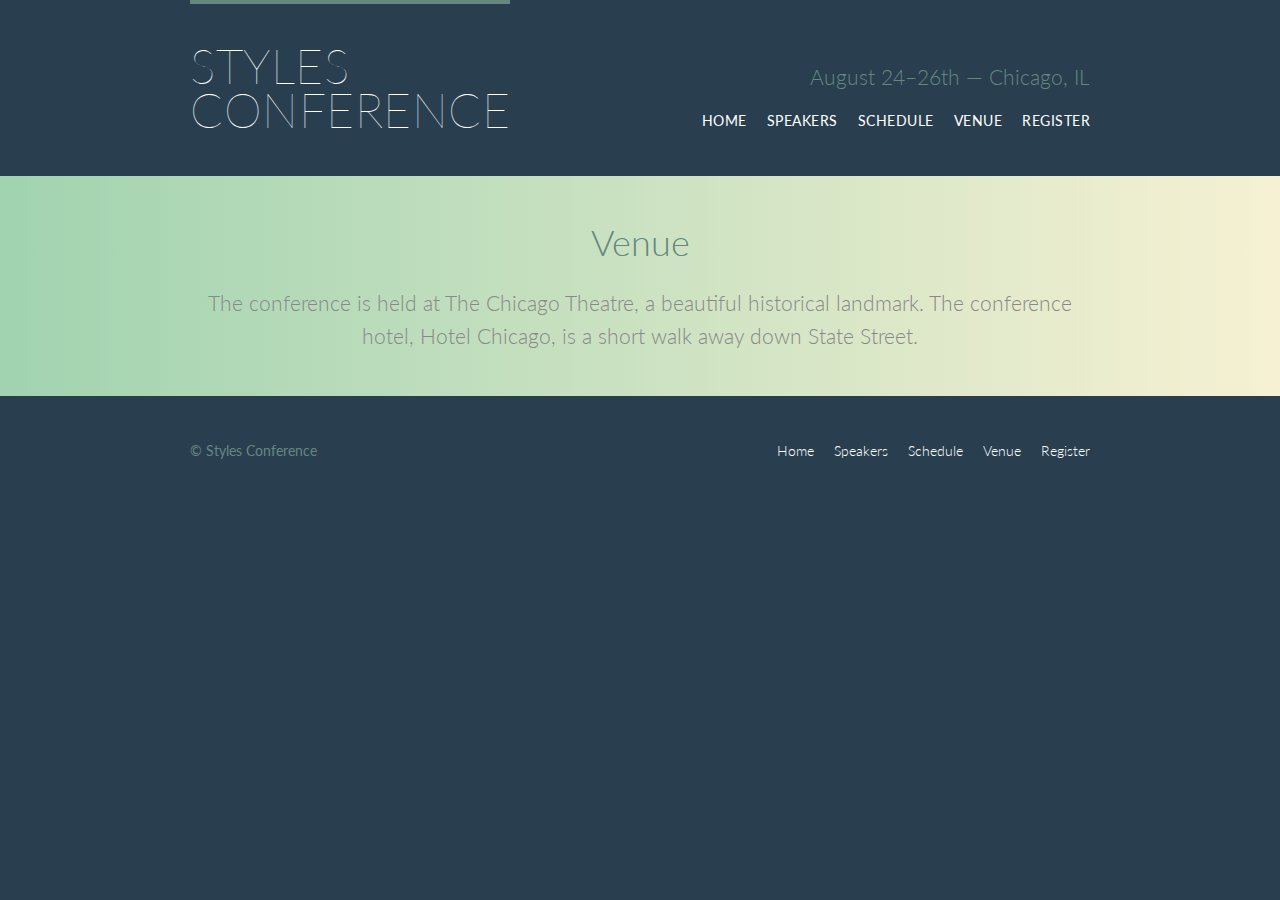
<file: creating-lists/venue.html>
<!DOCTYPE html>
<html lang="en">

  <head>
    <meta charset="utf-8">
    <title>Venue - Styles Conference</title>
    <link rel="stylesheet" href="assets/stylesheets/main.css">
    <link rel="stylesheet" href="http://fonts.googleapis.com/css?family=Lato:100,300,400">
  </head>

  <body>

    <!-- Header -->

    <header class="primary-header container group">

      <h1 class="logo">
        <a href="index.html">Styles <br> Conference</a>
      </h1>

      <h3 class="tagline">August 24&ndash;26th &mdash; Chicago, IL</h3>

      <nav class="nav primary-nav">
        <ul>
          <li><a href="index.html">Home</a></li><!--
          --><li><a href="speakers.html">Speakers</a></li><!--
          --><li><a href="schedule.html">Schedule</a></li><!--
          --><li><a href="venue.html">Venue</a></li><!--
          --><li><a href="register.html">Register</a></li>
        </ul>
      </nav>

    </header>

    <!-- Lead -->

    <section class="row-alt">
      <div class="lead container">

        <h1>Venue</h1>

        <p>The conference is held at The Chicago Theatre, a beautiful historical landmark. The conference hotel, Hotel Chicago, is a short walk away down State Street.</p>

      </div>
    </section>

    <!-- Footer -->

    <footer class="primary-footer container group">

      <small>&copy; Styles Conference</small>

      <nav class="nav">
        <ul>
          <li><a href="index.html">Home</a></li><!--
          --><li><a href="speakers.html">Speakers</a></li><!--
          --><li><a href="schedule.html">Schedule</a></li><!--
          --><li><a href="venue.html">Venue</a></li><!--
          --><li><a href="register.html">Register</a></li>
        </ul>
      </nav>

    </footer>

  </body>
</html>
</file>
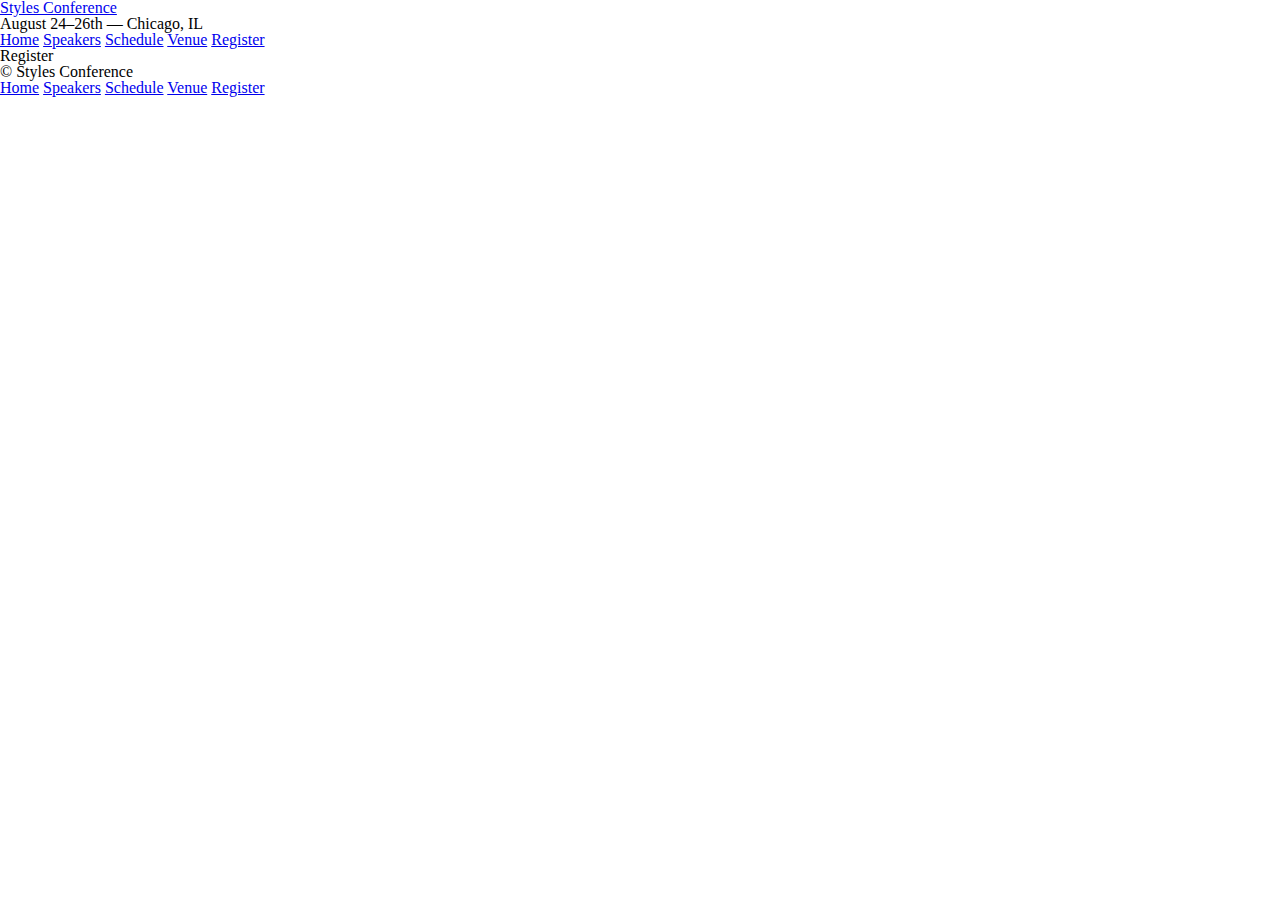
<file: getting-to-know-html/register.html>
<!DOCTYPE html>
<html lang="en">

  <head>
    <meta charset="utf-8">
    <title>Styles Conference</title>
    <link rel="stylesheet" href="assets/stylesheets/main.css">
  </head>

  <body>

    <!-- Header -->

    <header>

      <h1>
        <a href="index.html">Styles Conference</a>
      </h1>

      <h3>August 24&ndash;26th &mdash; Chicago, IL</h3>

      <nav>
        <a href="index.html">Home</a>
        <a href="speakers.html">Speakers</a>
        <a href="schedule.html">Schedule</a>
        <a href="venue.html">Venue</a>
        <a href="register.html">Register</a>
      </nav>

    </header>

    <!-- Main content -->

    <h1>Register</h1>

    <!-- Footer -->

    <footer>

      <small>&copy; Styles Conference</small>

      <nav>
        <a href="index.html">Home</a>
        <a href="speakers.html">Speakers</a>
        <a href="schedule.html">Schedule</a>
        <a href="venue.html">Venue</a>
        <a href="register.html">Register</a>
      </nav>

    </footer>

  </body>
</html>
</file>
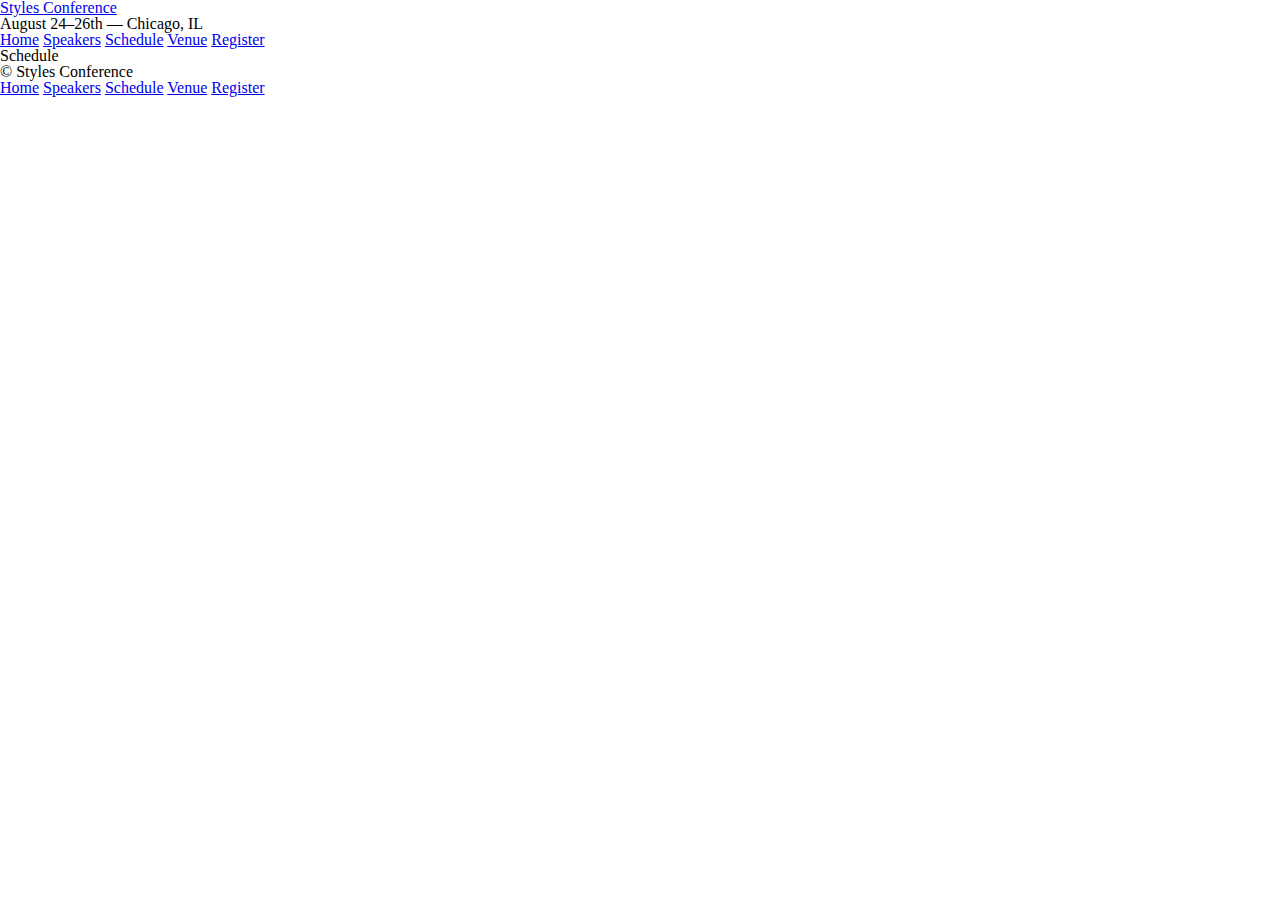
<file: getting-to-know-html/schedule.html>
<!DOCTYPE html>
<html lang="en">

  <head>
    <meta charset="utf-8">
    <title>Styles Conference</title>
    <link rel="stylesheet" href="assets/stylesheets/main.css">
  </head>

  <body>

    <!-- Header -->

    <header>

      <h1>
        <a href="index.html">Styles Conference</a>
      </h1>

      <h3>August 24&ndash;26th &mdash; Chicago, IL</h3>

      <nav>
        <a href="index.html">Home</a>
        <a href="speakers.html">Speakers</a>
        <a href="schedule.html">Schedule</a>
        <a href="venue.html">Venue</a>
        <a href="register.html">Register</a>
      </nav>

    </header>

    <!-- Main content -->

    <h1>Schedule</h1>

    <!-- Footer -->

    <footer>

      <small>&copy; Styles Conference</small>

      <nav>
        <a href="index.html">Home</a>
        <a href="speakers.html">Speakers</a>
        <a href="schedule.html">Schedule</a>
        <a href="venue.html">Venue</a>
        <a href="register.html">Register</a>
      </nav>

    </footer>

  </body>
</html>
</file>
<file: creating-lists/assets/stylesheets/main.css>
/* http://meyerweb.com/eric/tools/css/reset/
   v2.0 | 20110126
   License: none (public domain)
*/

html, body, div, span, applet, object, iframe,
h1, h2, h3, h4, h5, h6, p, blockquote, pre,
a, abbr, acronym, address, big, cite, code,
del, dfn, em, img, ins, kbd, q, s, samp,
small, strike, strong, sub, sup, tt, var,
b, u, i, center,
dl, dt, dd, ol, ul, li,
fieldset, form, label, legend,
table, caption, tbody, tfoot, thead, tr, th, td,
article, aside, canvas, details, embed,
figure, figcaption, footer, header, hgroup,
menu, nav, output, ruby, section, summary,
time, mark, audio, video {
  margin: 0;
  padding: 0;
  border: 0;
  font-size: 100%;
  font: inherit;
  vertical-align: baseline;
}
/* HTML5 display-role reset for older browsers */
article, aside, details, figcaption, figure,
footer, header, hgroup, menu, nav, section {
  display: block;
}
body {
  line-height: 1;
}
ol, ul {
  list-style: none;
}
blockquote, q {
  quotes: none;
}
blockquote:before, blockquote:after,
q:before, q:after {
  content: '';
  content: none;
}
table {
  border-collapse: collapse;
  border-spacing: 0;
}

/*
  ========================================
  Custom styles
  ========================================
*/

body {
  background: #293f50;
  color: #888;
  font: 300 16px/22px "Lato", "Open Sans", "Helvetica Neue", Helvetica, Arial, sans-serif;
}

/*
  ========================================
  Grid
  ========================================
*/

*,
*:before,
*:after {
  -webkit-box-sizing: border-box;
     -moz-box-sizing: border-box;
          box-sizing: border-box;
}
.container,
.grid {
  margin: 0 auto;
  width: 960px;
}
.container {
  padding-left: 30px;
  padding-right: 30px;
}
.grid,
.col-1-3,
.col-2-3 {
  padding-left: 15px;
  padding-right: 15px;
}
.col-1-3,
.col-2-3  {
  display: inline-block;
  vertical-align: top;
}
.col-1-3 {
  width: 33.33%;
}
.col-2-3 {
  width: 66.66%;
}

/*
  ========================================
  Clearfix
  ========================================
*/

.group:before,
.group:after {
  content: "";
  display: table;
}
.group:after {
  clear: both;
}
.group {
  clear: both;
  *zoom: 1;
}

/*
  ========================================
  Rows
  ========================================
*/

.row,
.row-alt {
  min-width: 960px;
}
.row {
  background: #fff;
  padding: 66px 0 44px 0;
}
.row-alt {
  background: #cbe2c1;
  background: -webkit-linear-gradient(to right, #a1d3b0, #f6f1d3);
  background:    -moz-linear-gradient(to right, #a1d3b0, #f6f1d3);
  background:         linear-gradient(to right, #a1d3b0, #f6f1d3);
  padding: 44px 0 22px 0;
}

/*
  ========================================
  Typography
  ========================================
*/

h1, h2, h3, h4 {
  color: #648880;
}
h1, h3, h4, h5, p {
  margin-bottom: 22px;
}
h1 {
  font-size: 36px;
  line-height: 44px;
}
h2 {
  font-size: 24px;
  line-height: 44px;
}
h3 {
  font-size: 21px;
}
h4 {
  font-size: 18px;
}
h5 {
  color: #a9b2b9;
  font-size: 14px;
  font-weight: 400;
  text-transform: uppercase;
}
strong {
  font-weight: 400;
}
cite,
em {
  font-style: italic;
}

/*
  ========================================
  Leads
  ========================================
*/

.lead {
  text-align: center;
}
.lead p {
  font-size: 21px;
  line-height: 33px;
}

/*
  ========================================
  Links
  ========================================
*/

a {
  color: #648880;
  text-decoration: none;
}
a:hover {
  color: #a9b2b9;
}
p a {
  border-bottom: 1px solid #dfe2e5;
}
.primary-header a,
.primary-footer a {
  color: #fff;
}
.primary-header a:hover,
.primary-footer a:hover {
  color: #648880;
}

/*
  ========================================
  Buttons
  ========================================
*/

.btn {
  border-radius: 5px;
  color: #fff;
  cursor: pointer;
  display: inline-block;
  font-weight: 400;
  letter-spacing: .5px;
  margin: 0;
  text-transform: uppercase;
}
.btn-alt {
  border: 1px solid #fff;
  padding: 10px 30px;
}
.btn-alt:hover {
  background: #fff;
  color: #648880;
}

/*
  ========================================
  Primary header
  ========================================
*/

.logo {
  border-top: 4px solid #648880;
  float: left;
  font-size: 48px;
  font-weight: 100;
  letter-spacing: .5px;
  line-height: 44px;
  padding: 40px 0 22px 0;
  text-transform: uppercase;
}
.tagline {
  margin: 66px 0 22px 0;
  text-align: right;
}
.primary-nav {
  font-size: 14px;
  font-weight: 400;
  letter-spacing: .5px;
  text-transform: uppercase;
}

/*
  ========================================
  Primary footer
  ========================================
*/

.primary-footer {
  color: #648880;
  font-size: 14px;
  padding-bottom: 44px;
  padding-top: 44px;
}
.primary-footer small {
  float: left;
  font-weight: 400;
}

/*
  ========================================
  Navigation
  ========================================
*/

.nav {
  text-align: right;
}
.nav li {
  display: inline-block;
  margin: 0 10px;
  vertical-align: top;
}
.nav li:last-child {
  margin-right: 0;
}

/*
  ========================================
  Home
  ========================================
*/

.hero {
  color: #fff;
  line-height: 44px;
  padding: 22px 80px 66px 80px;
  text-align: center;
}
.hero h2 {
  font-size: 36px;
}
.hero p {
  font-size: 24px;
  font-weight: 100;
}
.teaser a:hover h3 {
  color: #a9b2b9;
}

/*
  ========================================
  Speakers
  ========================================
*/

.speaker {
  margin-bottom: 44px;
}
.speaker-info {
  border: 1px solid #dfe2e5;
  border-radius: 5px;
  margin-top: 88px;
  padding: 22px 0;
  text-align: center;
}
</file>
<file: getting-to-know-html/assets/stylesheets/main.css>
/* http://meyerweb.com/eric/tools/css/reset/
   v2.0 | 20110126
   License: none (public domain)
*/

html, body, div, span, applet, object, iframe,
h1, h2, h3, h4, h5, h6, p, blockquote, pre,
a, abbr, acronym, address, big, cite, code,
del, dfn, em, img, ins, kbd, q, s, samp,
small, strike, strong, sub, sup, tt, var,
b, u, i, center,
dl, dt, dd, ol, ul, li,
fieldset, form, label, legend,
table, caption, tbody, tfoot, thead, tr, th, td,
article, aside, canvas, details, embed,
figure, figcaption, footer, header, hgroup,
menu, nav, output, ruby, section, summary,
time, mark, audio, video {
  margin: 0;
  padding: 0;
  border: 0;
  font-size: 100%;
  font: inherit;
  vertical-align: baseline;
}
/* HTML5 display-role reset for older browsers */
article, aside, details, figcaption, figure,
footer, header, hgroup, menu, nav, section {
  display: block;
}
body {
  line-height: 1;
}
ol, ul {
  list-style: none;
}
blockquote, q {
  quotes: none;
}
blockquote:before, blockquote:after,
q:before, q:after {
  content: '';
  content: none;
}
table {
  border-collapse: collapse;
  border-spacing: 0;
}
</file>
<file: setting-backgrounds-and-gradients/assets/stylesheets/main.css>
/* http://meyerweb.com/eric/tools/css/reset/
   v2.0 | 20110126
   License: none (public domain)
*/

html, body, div, span, applet, object, iframe,
h1, h2, h3, h4, h5, h6, p, blockquote, pre,
a, abbr, acronym, address, big, cite, code,
del, dfn, em, img, ins, kbd, q, s, samp,
small, strike, strong, sub, sup, tt, var,
b, u, i, center,
dl, dt, dd, ol, ul, li,
fieldset, form, label, legend,
table, caption, tbody, tfoot, thead, tr, th, td,
article, aside, canvas, details, embed,
figure, figcaption, footer, header, hgroup,
menu, nav, output, ruby, section, summary,
time, mark, audio, video {
  margin: 0;
  padding: 0;
  border: 0;
  font-size: 100%;
  font: inherit;
  vertical-align: baseline;
}
/* HTML5 display-role reset for older browsers */
article, aside, details, figcaption, figure,
footer, header, hgroup, menu, nav, section {
  display: block;
}
body {
  line-height: 1;
}
ol, ul {
  list-style: none;
}
blockquote, q {
  quotes: none;
}
blockquote:before, blockquote:after,
q:before, q:after {
  content: '';
  content: none;
}
table {
  border-collapse: collapse;
  border-spacing: 0;
}

/*
  ========================================
  Custom styles
  ========================================
*/

body {
  background: #293f50;
  color: #888;
  font: 300 16px/22px "Lato", "Open Sans", "Helvetica Neue", Helvetica, Arial, sans-serif;
}

/*
  ========================================
  Grid
  ========================================
*/

*,
*:before,
*:after {
  -webkit-box-sizing: border-box;
     -moz-box-sizing: border-box;
          box-sizing: border-box;
}
.container,
.grid {
  margin: 0 auto;
  width: 960px;
}
.container {
  padding-left: 30px;
  padding-right: 30px;
}
.grid,
.col-1-3,
.col-2-3 {
  padding-left: 15px;
  padding-right: 15px;
}
.col-1-3,
.col-2-3  {
  display: inline-block;
  vertical-align: top;
}
.col-1-3 {
  width: 33.33%;
}
.col-2-3 {
  width: 66.66%;
}

/*
  ========================================
  Clearfix
  ========================================
*/

.group:before,
.group:after {
  content: "";
  display: table;
}
.group:after {
  clear: both;
}
.group {
  clear: both;
  *zoom: 1;
}

/*
  ========================================
  Rows
  ========================================
*/

.row,
.row-alt {
  min-width: 960px;
}
.row {
  background: #fff;
  padding: 66px 0 44px 0;
}
.row-alt {
  background: #cbe2c1;
  background: -webkit-linear-gradient(to right, #a1d3b0, #f6f1d3);
  background:    -moz-linear-gradient(to right, #a1d3b0, #f6f1d3);
  background:         linear-gradient(to right, #a1d3b0, #f6f1d3);
  padding: 44px 0 22px 0;
}

/*
  ========================================
  Typography
  ========================================
*/

h1, h2, h3, h4 {
  color: #648880;
}
h1, h3, h4, h5, p {
  margin-bottom: 22px;
}
h1 {
  font-size: 36px;
  line-height: 44px;
}
h2 {
  font-size: 24px;
  line-height: 44px;
}
h3 {
  font-size: 21px;
}
h4 {
  font-size: 18px;
}
h5 {
  color: #a9b2b9;
  font-size: 14px;
  font-weight: 400;
  text-transform: uppercase;
}
strong {
  font-weight: 400;
}
cite,
em {
  font-style: italic;
}

/*
  ========================================
  Leads
  ========================================
*/

.lead {
  text-align: center;
}
.lead p {
  font-size: 21px;
  line-height: 33px;
}

/*
  ========================================
  Links
  ========================================
*/

a {
  color: #648880;
  text-decoration: none;
}
a:hover {
  color: #a9b2b9;
}
p a {
  border-bottom: 1px solid #dfe2e5;
}
.primary-header a,
.primary-footer a {
  color: #fff;
}
.primary-header a:hover,
.primary-footer a:hover {
  color: #648880;
}

/*
  ========================================
  Buttons
  ========================================
*/

.btn {
  border-radius: 5px;
  color: #fff;
  cursor: pointer;
  display: inline-block;
  font-weight: 400;
  letter-spacing: .5px;
  margin: 0;
  text-transform: uppercase;
}
.btn-alt {
  border: 1px solid #fff;
  padding: 10px 30px;
}
.btn-alt:hover {
  background: #fff;
  color: #648880;
}

/*
  ========================================
  Primary header
  ========================================
*/

.logo {
  border-top: 4px solid #648880;
  float: left;
  font-size: 48px;
  font-weight: 100;
  letter-spacing: .5px;
  line-height: 44px;
  padding: 40px 0 22px 0;
  text-transform: uppercase;
}
.tagline {
  margin: 66px 0 22px 0;
  text-align: right;
}
.primary-nav {
  font-size: 14px;
  font-weight: 400;
  letter-spacing: .5px;
  text-transform: uppercase;
}

/*
  ========================================
  Primary footer
  ========================================
*/

.primary-footer {
  color: #648880;
  font-size: 14px;
  padding-bottom: 44px;
  padding-top: 44px;
}
.primary-footer small {
  float: left;
  font-weight: 400;
}

/*
  ========================================
  Navigation
  ========================================
*/

.nav {
  text-align: right;
}

/*
  ========================================
  Home
  ========================================
*/

.hero {
  color: #fff;
  line-height: 44px;
  padding: 22px 80px 66px 80px;
  text-align: center;
}
.hero h2 {
  font-size: 36px;
}
.hero p {
  font-size: 24px;
  font-weight: 100;
}
.teaser a:hover h3 {
  color: #a9b2b9;
}
</file>
<file: adding-media/assets/stylesheets/main.css>
/* http://meyerweb.com/eric/tools/css/reset/
   v2.0 | 20110126
   License: none (public domain)
*/

html, body, div, span, applet, object, iframe,
h1, h2, h3, h4, h5, h6, p, blockquote, pre,
a, abbr, acronym, address, big, cite, code,
del, dfn, em, img, ins, kbd, q, s, samp,
small, strike, strong, sub, sup, tt, var,
b, u, i, center,
dl, dt, dd, ol, ul, li,
fieldset, form, label, legend,
table, caption, tbody, tfoot, thead, tr, th, td,
article, aside, canvas, details, embed,
figure, figcaption, footer, header, hgroup,
menu, nav, output, ruby, section, summary,
time, mark, audio, video {
  margin: 0;
  padding: 0;
  border: 0;
  font-size: 100%;
  font: inherit;
  vertical-align: baseline;
}
/* HTML5 display-role reset for older browsers */
article, aside, details, figcaption, figure,
footer, header, hgroup, menu, nav, section {
  display: block;
}
body {
  line-height: 1;
}
ol, ul {
  list-style: none;
}
blockquote, q {
  quotes: none;
}
blockquote:before, blockquote:after,
q:before, q:after {
  content: '';
  content: none;
}
table {
  border-collapse: collapse;
  border-spacing: 0;
}

/*
  ========================================
  Custom styles
  ========================================
*/

body {
  background: #293f50;
  color: #888;
  font: 300 16px/22px "Lato", "Open Sans", "Helvetica Neue", Helvetica, Arial, sans-serif;
}

/*
  ========================================
  Grid
  ========================================
*/

*,
*:before,
*:after {
  -webkit-box-sizing: border-box;
     -moz-box-sizing: border-box;
          box-sizing: border-box;
}
.container,
.grid {
  margin: 0 auto;
  width: 960px;
}
.container {
  padding-left: 30px;
  padding-right: 30px;
}
.grid,
.col-1-3,
.col-2-3 {
  padding-left: 15px;
  padding-right: 15px;
}
.col-1-3,
.col-2-3  {
  display: inline-block;
  vertical-align: top;
}
.col-1-3 {
  width: 33.33%;
}
.col-2-3 {
  width: 66.66%;
}

/*
  ========================================
  Clearfix
  ========================================
*/

.group:before,
.group:after {
  content: "";
  display: table;
}
.group:after {
  clear: both;
}
.group {
  clear: both;
  *zoom: 1;
}

/*
  ========================================
  Rows
  ========================================
*/

.row,
.row-alt {
  min-width: 960px;
}
.row {
  background: #fff;
  padding: 66px 0 44px 0;
}
.row-alt {
  background: #cbe2c1;
  background: -webkit-linear-gradient(to right, #a1d3b0, #f6f1d3);
  background:    -moz-linear-gradient(to right, #a1d3b0, #f6f1d3);
  background:         linear-gradient(to right, #a1d3b0, #f6f1d3);
  padding: 44px 0 22px 0;
}

/*
  ========================================
  Typography
  ========================================
*/

h1, h2, h3, h4 {
  color: #648880;
}
h1, h3, h4, h5, p {
  margin-bottom: 22px;
}
h1 {
  font-size: 36px;
  line-height: 44px;
}
h2 {
  font-size: 24px;
  line-height: 44px;
}
h3 {
  font-size: 21px;
}
h4 {
  font-size: 18px;
}
h5 {
  color: #a9b2b9;
  font-size: 14px;
  font-weight: 400;
  text-transform: uppercase;
}
strong {
  font-weight: 400;
}
cite,
em {
  font-style: italic;
}

/*
  ========================================
  Leads
  ========================================
*/

.lead {
  text-align: center;
}
.lead p {
  font-size: 21px;
  line-height: 33px;
}

/*
  ========================================
  Links
  ========================================
*/

a {
  color: #648880;
  text-decoration: none;
}
a:hover {
  color: #a9b2b9;
}
p a {
  border-bottom: 1px solid #dfe2e5;
}
.primary-header a,
.primary-footer a {
  color: #fff;
}
.primary-header a:hover,
.primary-footer a:hover {
  color: #648880;
}

/*
  ========================================
  Buttons
  ========================================
*/

.btn {
  border-radius: 5px;
  color: #fff;
  cursor: pointer;
  display: inline-block;
  font-weight: 400;
  letter-spacing: .5px;
  margin: 0;
  text-transform: uppercase;
}
.btn-alt {
  border: 1px solid #fff;
  padding: 10px 30px;
}
.btn-alt:hover {
  background: #fff;
  color: #648880;
}

/*
  ========================================
  Primary header
  ========================================
*/

.logo {
  border-top: 4px solid #648880;
  float: left;
  font-size: 48px;
  font-weight: 100;
  letter-spacing: .5px;
  line-height: 44px;
  padding: 40px 0 22px 0;
  text-transform: uppercase;
}
.tagline {
  margin: 66px 0 22px 0;
  text-align: right;
}
.primary-nav {
  font-size: 14px;
  font-weight: 400;
  letter-spacing: .5px;
  text-transform: uppercase;
}

/*
  ========================================
  Primary footer
  ========================================
*/

.primary-footer {
  color: #648880;
  font-size: 14px;
  padding-bottom: 44px;
  padding-top: 44px;
}
.primary-footer small {
  float: left;
  font-weight: 400;
}

/*
  ========================================
  Navigation
  ========================================
*/

.nav {
  text-align: right;
}
.nav li {
  display: inline-block;
  margin: 0 10px;
  vertical-align: top;
}
.nav li:last-child {
  margin-right: 0;
}

/*
  ========================================
  Home
  ========================================
*/

.hero {
  color: #fff;
  line-height: 44px;
  padding: 22px 80px 66px 80px;
  text-align: center;
}
.hero h2 {
  font-size: 36px;
}
.hero p {
  font-size: 24px;
  font-weight: 100;
}
.teaser a:hover h3 {
  color: #a9b2b9;
}
.teaser img {
  border-radius: 5px;
  display: block;
  margin-bottom: 22px;
  max-width: 100%
}

/*
  ========================================
  Speakers
  ========================================
*/

.speaker {
  margin-bottom: 44px;
}
.speaker-info {
  border: 1px solid #dfe2e5;
  border-radius: 5px;
  margin-top: 88px;
  padding-bottom: 22px;
  text-align: center;
}
.speaker-info img {
  border-radius: 50%;
  height: 130px;
  margin: -66px 0 22px 0;
  vertical-align: top;
}

/*
  ========================================
  Venue
  ========================================
*/

.venue-theatre {
  margin-bottom: 66px;
}
.venue-hotel {
  margin-bottom: 22px;
}
.venue-map {
  height: 264px;
}
</file>
